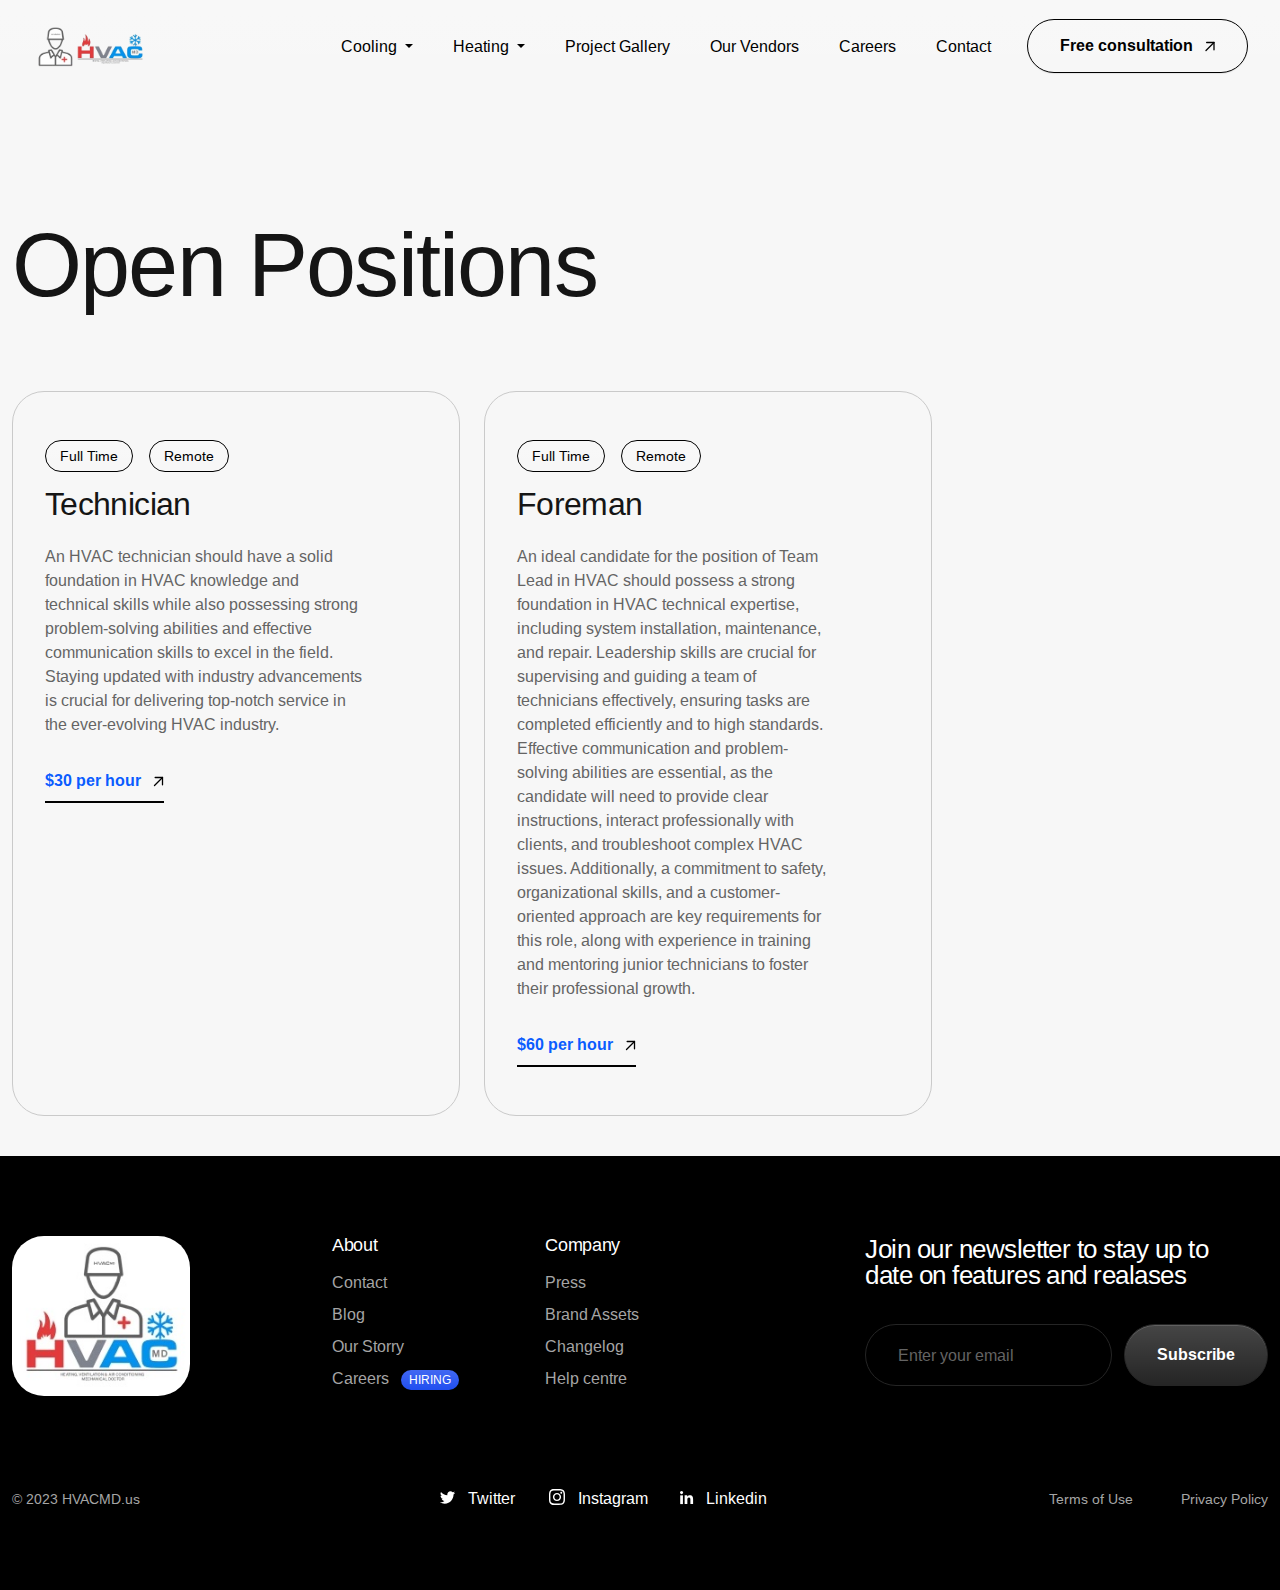
<file: careers.html>
<!DOCTYPE html>
<html lang="en">
<head>
    <title>Page title</title>
    <meta charset="utf-8">
    <meta name="viewport" content="width=device-width, initial-scale=1, shrink-to-fit=no">
    <link rel="stylesheet" href="https://fonts.googleapis.com/css2?family=Arimo:wght@400;500;600;700&display=swap">
    <link rel="stylesheet" href="css/bootstrap/bootstrap.min.css">
    <link rel="icon" type="image/png" sizes="32x32" href="shuffle-for-bootstrap.png">
</head>
<style>
  .dropdown-menu {
    border-radius: .7rem;
  }
</style>
<body>
    <div class="">



      <section class="position-relative pb-10 bg-light-light overflow-hidden">




        <nav class="navbar mb-12 navbar-expand-lg navbar-light py-4">
          <div class="container">

            <a class="navbar-brand" href="index.html">
              <img class="img-fluid" style="max-height: 3rem" src="assets/HVAC-logo.png" alt="">
            </a>

            <button class="d-lg-none navbar-burger btn px-0 rounded-pill" style="border: none;" type="button" data-bs-toggle="collapse" data-bs-target="#nav01" aria-controls="nav01" aria-expanded="false">
              <svg width="44" height="16" viewbox="0 0 44 16" fill="none" xmlns="http://www.w3.org/2000/svg"><rect width="44" height="2" rx="1" fill="black"></rect><rect y="14" width="44" height="2" rx="1" fill="black"></rect></svg>
            </button>

            <div class="collapse navbar-collapse" id="nav05">
              <ul class="navbar-nav ms-lg-auto me-4">
                <!--                <li class="nav-item me-4"><a class="nav-link" href="#">About</a></li>-->

                <li class="nav-item dropdown">
                  <a class="nav-link dropdown-toggle" href="#" role="button" data-bs-toggle="dropdown" aria-expanded="false">
                    Cooling
                  </a>
                  <ul class="dropdown-menu">
                    <li><a class="dropdown-item" href="cooling-maintenance.html">A/C Maintenance &amp; Repair</a></li>
                    <li><a class="dropdown-item" href="cooling-maintenance.html">A/C Replacement</a></li>
                    <li><a class="dropdown-item" href="cooling-maintenance.html">A/C Installation</a></li>
                    <!--                    <li><hr class="dropdown-divider"></li>-->
                    <!--                    <li><a class="dropdown-item" href="our-projects.html">Our Projects</a></li>-->
                  </ul>
                </li>

                <li class="nav-item dropdown">
                  <a class="nav-link dropdown-toggle" href="#" role="button" data-bs-toggle="dropdown" aria-expanded="false">
                    Heating
                  </a>
                  <ul class="dropdown-menu">
                    <li><a class="dropdown-item" href="#">Furnace Maintenance &amp; Repair</a></li>
                    <li><a class="dropdown-item" href="#">Furnace Replacement</a></li>
                    <li><a class="dropdown-item" href="#">Furnace Installation</a></li>
                    <!--                    <li><hr class="dropdown-divider"></li>-->
                    <!--                    <li><a class="dropdown-item" href="#">Our Projects</a></li>-->
                  </ul>
                </li>

                <!--                <li class="nav-item dropdown">-->
                <!--                  <a class="nav-link dropdown-toggle" href="#" role="button" data-bs-toggle="dropdown" aria-expanded="false">-->
                <!--                    Indoor Air Quality-->
                <!--                  </a>-->
                <!--                  <ul class="dropdown-menu">-->
                <!--                    <li><a class="dropdown-item" href="#">Air Filtration Systems</a></li>-->
                <!--                    <li><a class="dropdown-item" href="#">Germicidal UV Lights</a></li>-->
                <!--                    <li><a class="dropdown-item" href="#">Air Scrubbers</a></li>-->
                <!--                    <li><a class="dropdown-item" href="#">Air Duct Systems</a></li>-->
                <!--                    <li><a class="dropdown-item" href="#">Air Diagnostic Testing</a></li>-->
                <!--                    <li><a class="dropdown-item" href="#">Air Humidifiers</a></li>-->
                <!--                  </ul>-->
                <!--                </li>-->

                <li class="nav-item"><a class="nav-link" href="project-gallery.html">Project Gallery</a></li>

                <li class="nav-item"><a class="nav-link" href="our-vendors.html">Our Vendors</a></li>

                <li class="nav-item"><a class="nav-link" href="careers.html">Careers</a></li>

                <li class="nav-item"><a class="nav-link" href="contact.html">Contact</a></li>
              </ul>
              <div>
                <a class="btn btn-outline-dark fw-medium d-flex align-items-center rounded-pill" href="contact.html">
                  <span class="me-3">Free consultation</span>
                  <svg class="rotate-45" width="10" height="11" viewbox="0 0 10 11" fill="none" xmlns="http://www.w3.org/2000/svg">
                    <path d="M9 1.5L1 9.5" stroke="currentColor" stroke-width="1.3" stroke-miterlimit="10" stroke-linecap="round" stroke-linejoin="round"></path>
                    <path d="M9 8.83571V1.5H1.66429" stroke="currentColor" stroke-width="1.3" stroke-miterlimit="10" stroke-linecap="round" stroke-linejoin="round"></path>
                  </svg>
                </a>
              </div>
            </div>
          </div>
        </nav>






        <div class="d-none navbar-menu position-fixed top-0 start-0 bottom-0 w-75 mw-xs" style="z-index: 9999;">
          <div class="navbar-close navbar-backdrop position-fixed top-0 start-0 end-0 bottom-0 bg-dark" style="opacity: 75%;"></div>

          <nav class="position-relative h-100 w-100 d-flex flex-column justify-content-between py-8 px-8 bg-white overflow-auto">
            <div class="d-flex align-items-center">
              <a class="me-auto h4 mb-0 text-decoration-none" href="index.html">
                <img class="img-fluid" style="max-height: 3rem" src="assets/HVAC-logo.png" alt="">
              </a>
              <a class="navbar-close" href="#">
                <svg width="24" height="24" viewbox="0 0 24 24" fill="none" xmlns="http://www.w3.org/2000/svg">
                  <path d="M6 18L18 6M6 6L18 18" stroke="#111827" stroke-width="2" stroke-linecap="round" stroke-linejoin="round"></path>
                </svg>
              </a>
            </div>

            <div class="py-12">
              <ul class="nav flex-column ">

                <li class="nav-item mb-6 dropdown list-group-item">
                  <a class="nav-link text-dark" href="#">Cooling</a>
                  <ul class="ml-4 list-group list-group-flush">
                    <li class="nav-item list-group-item">
                      <a class="nav-link text-dark" href="cooling-maintenance.html">Maintenance &amp; Repair</a>
                    </li>
                    <li class="nav-item list-group-item">
                      <a class="nav-link text-dark" href="cooling-maintenance.html">A/C Replacement</a>
                    </li>
                    <li class="nav-item list-group-item">
                      <a class="nav-link text-dark" href="cooling-maintenance.html">A/C Installation</a>
                    </li>
                  </ul>
                </li>

                <li class="nav-item mb-6 dropdown list-group-item">
                  <a class="nav-link text-dark" href="#">Heating</a>
                  <ul class="ml-4 list-group list-group-flush">
                    <li class="nav-item list-group-item">
                      <a class="nav-link text-dark" href="cooling-maintenance.html">Maintenance &amp; Repair</a>
                    </li>
                    <li class="nav-item list-group-item">
                      <a class="nav-link text-dark" href="cooling-maintenance.html">Furnace Replacement</a>
                    </li>
                    <li class="nav-item list-group-item">
                      <a class="nav-link text-dark" href="cooling-maintenance.html">Furnace Installation</a>
                    </li>
                  </ul>
                </li>



                <li class="nav-item mb-6"><a class="nav-link text-dark" href="project-gallery.html">Project Gallery</a></li>
                <li class="nav-item  mb-6"><a class="nav-link text-dark" href="our-vendors.html">Our Vendors</a></li>

                <li class="nav-item  mb-6"><a class="nav-link text-dark" href="careers.html">Careers</a></li>
                <li class="nav-item"><a class="nav-link text-dark" href="contact.html">Contact</a></li>

              </ul>
            </div>

            <div>
              <a class="btn btn-outline-dark mb-3 w-100 rounded-pill" href="#">Login</a>
              <a class="btn btn-primary w-100 rounded-pill" href="#">Sign in</a>
            </div>

          </nav>
        </div>
      </section>







      <section class="py-10 bg-light-light overflow-hidden">
        <div class="container">
          <div class="row mb-20 align-items-center">
            <div class="col-12 col-lg-7 mb-8 mb-lg-0">
              <h1 class="mb-0">Open Positions</h1>
            </div>
<!--            <div class="col-12 col-lg-5 text-lg-end"><a class="btn btn-outline-dark" href="#">See all open positions</a></div>-->
          </div>
          <div class="d-flex">
            <div class="flex-sm-shrink-0 mw-sm-md w-100 me-sm-6 px-8 pe-sm-14 py-12 border rounded-5">
              <div class="mb-4">
                <span class="badge me-3 border border-dark">Full Time</span>
                <span class="badge border border-dark">Remote</span>
              </div>
              <div class="mw-xs">
                <h4 class="fs-4 mb-6">Technician</h4>
                <p class="text-secondary-light mb-8">
                  An HVAC technician should have a solid foundation in HVAC knowledge and technical skills while also possessing strong problem-solving abilities and effective communication skills to excel in the field. Staying updated with industry advancements is crucial for delivering top-notch service in the ever-evolving HVAC industry.

                </p>
                <a class="d-inline-block pb-2 fw-semibold border-0 border-2 border-dark border-bottom" href="#">
                  <span class="me-2">$30 per hour</span>
                  <svg class="rotate-45" width="11" height="11" viewBox="0 0 11 11" fill="none" xmlns="http://www.w3.org/2000/svg">
                    <path d="M9.5 1.5L1.5 9.5" stroke="black" stroke-width="1.3" stroke-miterlimit="10" stroke-linecap="round" stroke-linejoin="round"></path>
                    <path d="M9.5 8.83571V1.5H2.16429" stroke="black" stroke-width="1.3" stroke-miterlimit="10" stroke-linecap="round" stroke-linejoin="round"></path>
                  </svg>
                </a>
              </div>
            </div>

            <div class="d-none d-sm-block flex-shrink-0 mw-md w-100 me-6 ps-8 pe-14 py-12 border rounded-5">
              <div class="mb-4">
                <span class="badge me-3 border border-dark">Full Time</span>
                <span class="badge border border-dark">Remote</span>
              </div>
              <div class="mw-xs">
                <h4 class="fs-4 mb-6">Foreman</h4>
                <p class="text-secondary-light mb-8">
                  An ideal candidate for the position of Team Lead in HVAC should possess a strong foundation in HVAC technical expertise, including system installation, maintenance, and repair. Leadership skills are crucial for supervising and guiding a team of technicians effectively, ensuring tasks are completed efficiently and to high standards. Effective communication and problem-solving abilities are essential, as the candidate will need to provide clear instructions, interact professionally with clients, and troubleshoot complex HVAC issues. Additionally, a commitment to safety, organizational skills, and a customer-oriented approach are key requirements for this role, along with experience in training and mentoring junior technicians to foster their professional growth.
                </p>
                <a class="d-inline-block pb-2 fw-semibold border-0 border-2 border-dark border-bottom" href="#">
                  <span class="me-2">$60 per hour</span>
                  <svg class="rotate-45" width="11" height="11" viewBox="0 0 11 11" fill="none" xmlns="http://www.w3.org/2000/svg">
                    <path d="M9.5 1.5L1.5 9.5" stroke="black" stroke-width="1.3" stroke-miterlimit="10" stroke-linecap="round" stroke-linejoin="round"></path>
                    <path d="M9.5 8.83571V1.5H2.16429" stroke="black" stroke-width="1.3" stroke-miterlimit="10" stroke-linecap="round" stroke-linejoin="round"></path>
                  </svg>
                </a>
              </div>
            </div>
<!--            <div class="d-none d-md-block flex-shrink-0 mw-md w-100 me-6 ps-8 pe-14 py-12 border rounded-5">-->
<!--              <div class="mb-4">-->
<!--                <span class="badge me-3 border border-dark">Full Time</span>-->
<!--                <span class="badge border border-dark">Remote</span>-->
<!--              </div>-->
<!--              <div class="mw-xs">-->
<!--                <h4 class="fs-4 mb-6">Senior Product Manager</h4>-->
<!--                <p class="text-secondary-light mb-8">It is a long established fact that a reader will be distracted by the readable content of a page when looking at its layout.</p>-->
<!--                <a class="d-inline-block pb-2 fw-semibold border-0 border-2 border-dark border-bottom" href="#">-->
<!--                  <span class="me-2">See more details</span>-->
<!--                  <svg class="rotate-45" width="11" height="11" viewBox="0 0 11 11" fill="none" xmlns="http://www.w3.org/2000/svg">-->
<!--                    <path d="M9.5 1.5L1.5 9.5" stroke="black" stroke-width="1.3" stroke-miterlimit="10" stroke-linecap="round" stroke-linejoin="round"></path>-->
<!--                    <path d="M9.5 8.83571V1.5H2.16429" stroke="black" stroke-width="1.3" stroke-miterlimit="10" stroke-linecap="round" stroke-linejoin="round"></path>-->
<!--                  </svg>-->
<!--                </a>-->
<!--              </div>-->
<!--            </div>-->
<!--            <div class="d-none d-md-block flex-shrink-0 mw-md w-100 me-6 ps-8 pe-14 py-12 border rounded-5">-->
<!--              <div class="mb-4">-->
<!--                <span class="badge me-3 border border-dark">Full Time</span>-->
<!--                <span class="badge border border-dark">Remote</span>-->
<!--              </div>-->
<!--              <div class="mw-xs">-->
<!--                <h4 class="fs-4 mb-6">Product Manager, Instagram Camera</h4>-->
<!--                <p class="text-secondary-light mb-8">It is a long established fact that a reader will be distracted by the readable content of a page when looking at its layout.</p>-->
<!--                <a class="d-inline-block pb-2 fw-semibold border-0 border-2 border-dark border-bottom" href="#">-->
<!--                  <span class="me-2">See more details</span>-->
<!--                  <svg class="rotate-45" width="11" height="11" viewBox="0 0 11 11" fill="none" xmlns="http://www.w3.org/2000/svg">-->
<!--                    <path d="M9.5 1.5L1.5 9.5" stroke="black" stroke-width="1.3" stroke-miterlimit="10" stroke-linecap="round" stroke-linejoin="round"></path>-->
<!--                    <path d="M9.5 8.83571V1.5H2.16429" stroke="black" stroke-width="1.3" stroke-miterlimit="10" stroke-linecap="round" stroke-linejoin="round"></path>-->
<!--                  </svg>-->
<!--                </a>-->
<!--              </div>-->
<!--            </div>-->
          </div>
        </div>
      </section>








      <section class="py-12 py-md-20 bg-dark">
        <div class="container">
          <div class="mw-xl mx-auto mw-xl-none">
            <div class="row mb-20">
              <div class="col-12 col-xl-3 mb-12 mb-xl-0">
                <a class="d-inline-block" href="#">
                  <img class="img-fluid" style="max-height: 10rem; border-radius: 2rem" src="assets/HVAC-logo-vertical.jpg" alt="">
                </a>
              </div>
              <div class="col-auto col-sm-6 col-xl-2 mb-10 mb-xl-0 pe-10 pe-sm-0">
                <h5 class="fs-7 text-white mb-4">About</h5>
                <ul class="list-unstyled">
                  <li class="mb-2"><a class="d-inline-block text-light-dark" href="#">Contact</a></li>
                  <li class="mb-2"><a class="d-inline-block text-light-dark" href="#">Blog</a></li>
                  <li class="mb-2"><a class="d-inline-block text-light-dark" href="#">Our Storry</a></li>
                  <li>
                    <a class="d-inline-block text-light-dark" href="#">
                      <span class="me-2">Careers</span>
                      <span class="badge px-2 py-1 fs-10 bg-info text-white text-uppercase">Hiring</span>
                    </a>
                  </li>
                </ul>
              </div>
              <div class="col-auto col-sm-6 col-xl-3 mb-10 mb-xl-0">
                <h5 class="fs-7 text-white mb-4">Company</h5>
                <ul class="list-unstyled">
                  <li class="mb-2"><a class="d-inline-block text-light-dark" href="#">Press</a></li>
                  <li class="mb-2"><a class="d-inline-block text-light-dark" href="#">Brand Assets</a></li>
                  <li class="mb-2"><a class="d-inline-block text-light-dark" href="#">Changelog</a></li>
                  <li><a class="d-inline-block text-light-dark" href="#">Help centre</a></li>
                </ul>
              </div>
              <div class="col-12 col-xl-4">
                <h4 class="mw-sm text-white mb-9">Join our newsletter to stay up to date on features and realases</h4>
                <div class="d-sm-flex mw-xl">
                  <div class="w-100 mb-3 mb-sm-0 me-3">
                    <input class="form-control border-secondary" type="email" placeholder="Enter your email">
                  </div>
                  <div class="flex-shrink-0">
                    <button class="btn w-100 h-100 btn-secondary" type="submit">Subscribe</button>
                  </div>
                </div>
              </div>
            </div>
            <div class="row">
              <div class="col-12 col-xl-4 mb-6 mb-xl-0">
                <span class="fs-9 text-light-dark">© 2023 HVACMD.us</span>
              </div>
              <div class="col-12 col-xl-4 mb-6 mb-xl-0">
                <div class="d-sm-flex mb-n2 align-items-center">
                  <a class="d-inline-flex mb-2 me-8 align-items-center text-white fw-medium" href="#">
                    <svg width="17" height="13" viewbox="0 0 17 13" fill="none" xmlns="http://www.w3.org/2000/svg">
                      <path d="M16.0809 1.78777C15.5109 2.03477 14.9219 2.20577 14.2949 2.28177C14.9409 1.90177 15.4349 1.29377 15.6629 0.552768C15.0549 0.913768 14.3899 1.16077 13.6869 1.31277C13.1169 0.704768 12.2999 0.324768 11.4069 0.324768C9.67786 0.324768 8.29086 1.73077 8.29086 3.44077C8.29086 3.68777 8.30986 3.91577 8.36686 4.14377C5.78286 4.02977 3.50286 2.77577 1.96386 0.894768C0.861859 2.87077 2.09686 4.50477 2.91386 5.05577C2.41986 5.05577 1.92586 4.90377 1.50786 4.67577C1.50786 6.21477 2.59086 7.48777 3.99686 7.77277C3.69286 7.86777 3.00886 7.92477 2.59086 7.82977C2.98986 9.06477 4.14886 9.97677 5.49786 9.99577C4.43386 10.8318 2.87586 11.4968 0.880859 11.2878C2.26786 12.1808 3.90186 12.6938 5.66886 12.6938C11.4069 12.6938 14.5229 7.94377 14.5229 3.83977C14.5229 3.70677 14.5229 3.57377 14.5039 3.44077C15.1499 2.96577 15.6819 2.41477 16.0809 1.78777Z" fill="white"></path>
                    </svg>
                    <span class="ms-3">Twitter</span>
                  </a>
                  <a class="d-inline-flex mb-2 me-8 align-items-center text-white fw-medium" href="#">
                    <svg width="19" height="19" viewbox="0 0 19 19" fill="none" xmlns="http://www.w3.org/2000/svg">
                      <path d="M10.0018 4.8916C7.73315 4.8916 5.89648 6.73027 5.89648 8.99694C5.89648 11.2656 7.73515 13.1023 10.0018 13.1023C12.2705 13.1023 14.1072 11.2636 14.1072 8.99694C14.1072 6.72827 12.2685 4.8916 10.0018 4.8916ZM10.0018 11.6616C8.52915 11.6616 7.33715 10.4689 7.33715 8.99694C7.33715 7.52494 8.52982 6.33227 10.0018 6.33227C11.4738 6.33227 12.6665 7.52494 12.6665 8.99694C12.6672 10.4689 11.4745 11.6616 10.0018 11.6616Z" fill="white"></path>
                      <path d="M13.2988 1.05026C11.8268 0.981591 8.18082 0.984924 6.70749 1.05026C5.41282 1.11092 4.27082 1.42359 3.35015 2.34426C1.81148 3.88292 2.00815 5.95626 2.00815 8.99692C2.00815 12.1089 1.83482 14.1343 3.35015 15.6496C4.89482 17.1936 6.99815 16.9916 10.0028 16.9916C13.0855 16.9916 14.1495 16.9936 15.2395 16.5716C16.7215 15.9963 17.8402 14.6716 17.9495 12.2923C18.0188 10.8196 18.0148 7.17426 17.9495 5.70092C17.8175 2.89226 16.3102 1.18892 13.2988 1.05026ZM15.6288 14.6316C14.6202 15.6403 13.2208 15.5503 9.98349 15.5503C6.65015 15.5503 5.31348 15.5996 4.33815 14.6216C3.21482 13.5036 3.41815 11.7083 3.41815 8.98626C3.41815 5.30292 3.04015 2.65026 6.73682 2.46092C7.58615 2.43092 7.83615 2.42092 9.97415 2.42092L10.0042 2.44092C13.5568 2.44092 16.3442 2.06892 16.5115 5.76492C16.5495 6.60826 16.5582 6.86159 16.5582 8.99626C16.5575 12.2909 16.6202 13.6356 15.6288 14.6316Z" fill="white"></path>
                      <path d="M14.2718 5.68869C14.8017 5.68869 15.2312 5.25918 15.2312 4.72935C15.2312 4.19953 14.8017 3.77002 14.2718 3.77002C13.742 3.77002 13.3125 4.19953 13.3125 4.72935C13.3125 5.25918 13.742 5.68869 14.2718 5.68869Z" fill="white"></path>
                    </svg>
                    <span class="ms-3">Instagram</span>
                  </a>
                  <a class="d-inline-flex mb-2 align-items-center text-white fw-medium" href="#">
                    <svg width="14" height="14" viewbox="0 0 14 14" fill="none" xmlns="http://www.w3.org/2000/svg">
                      <path d="M13.1004 13.0993V8.30161C13.1004 5.94368 12.5928 4.14249 9.84186 4.14249C8.51552 4.14249 7.6313 4.86297 7.27106 5.55069H7.23831V4.35536H4.63477V13.0993H7.35294V8.7601C7.35294 7.61388 7.5658 6.51679 8.97401 6.51679C10.3658 6.51679 10.3822 7.81038 10.3822 8.8256V13.083H13.1004V13.0993Z" fill="white"></path>
                      <path d="M0.212891 4.35538H2.93106V13.0994H0.212891V4.35538Z" fill="white"></path>
                      <path d="M1.57195 -9.15527e-05C0.704104 -9.15527e-05 0 0.704012 0 1.57186C0 2.43971 0.704104 3.16019 1.57195 3.16019C2.4398 3.16019 3.14391 2.43971 3.14391 1.57186C3.14391 0.704012 2.4398 -9.15527e-05 1.57195 -9.15527e-05Z" fill="white"></path>
                    </svg>
                    <span class="ms-3">Linkedin</span>
                  </a>
                </div>
              </div>
              <div class="col-12 col-xl-4 text-xl-end"><a class="d-inline-block fs-9 me-12 fw-medium text-light-dark" href="#">Terms of Use</a><a class="d-inline-block fs-9 fw-medium text-light-dark" href="#">Privacy Policy</a></div>
            </div>
          </div>
        </div>
      </section>
    </div>
    <script src="js/bootstrap/bootstrap.bundle.min.js"></script>
    <script src="js/main.js"></script>
</body>
</html>
</file>
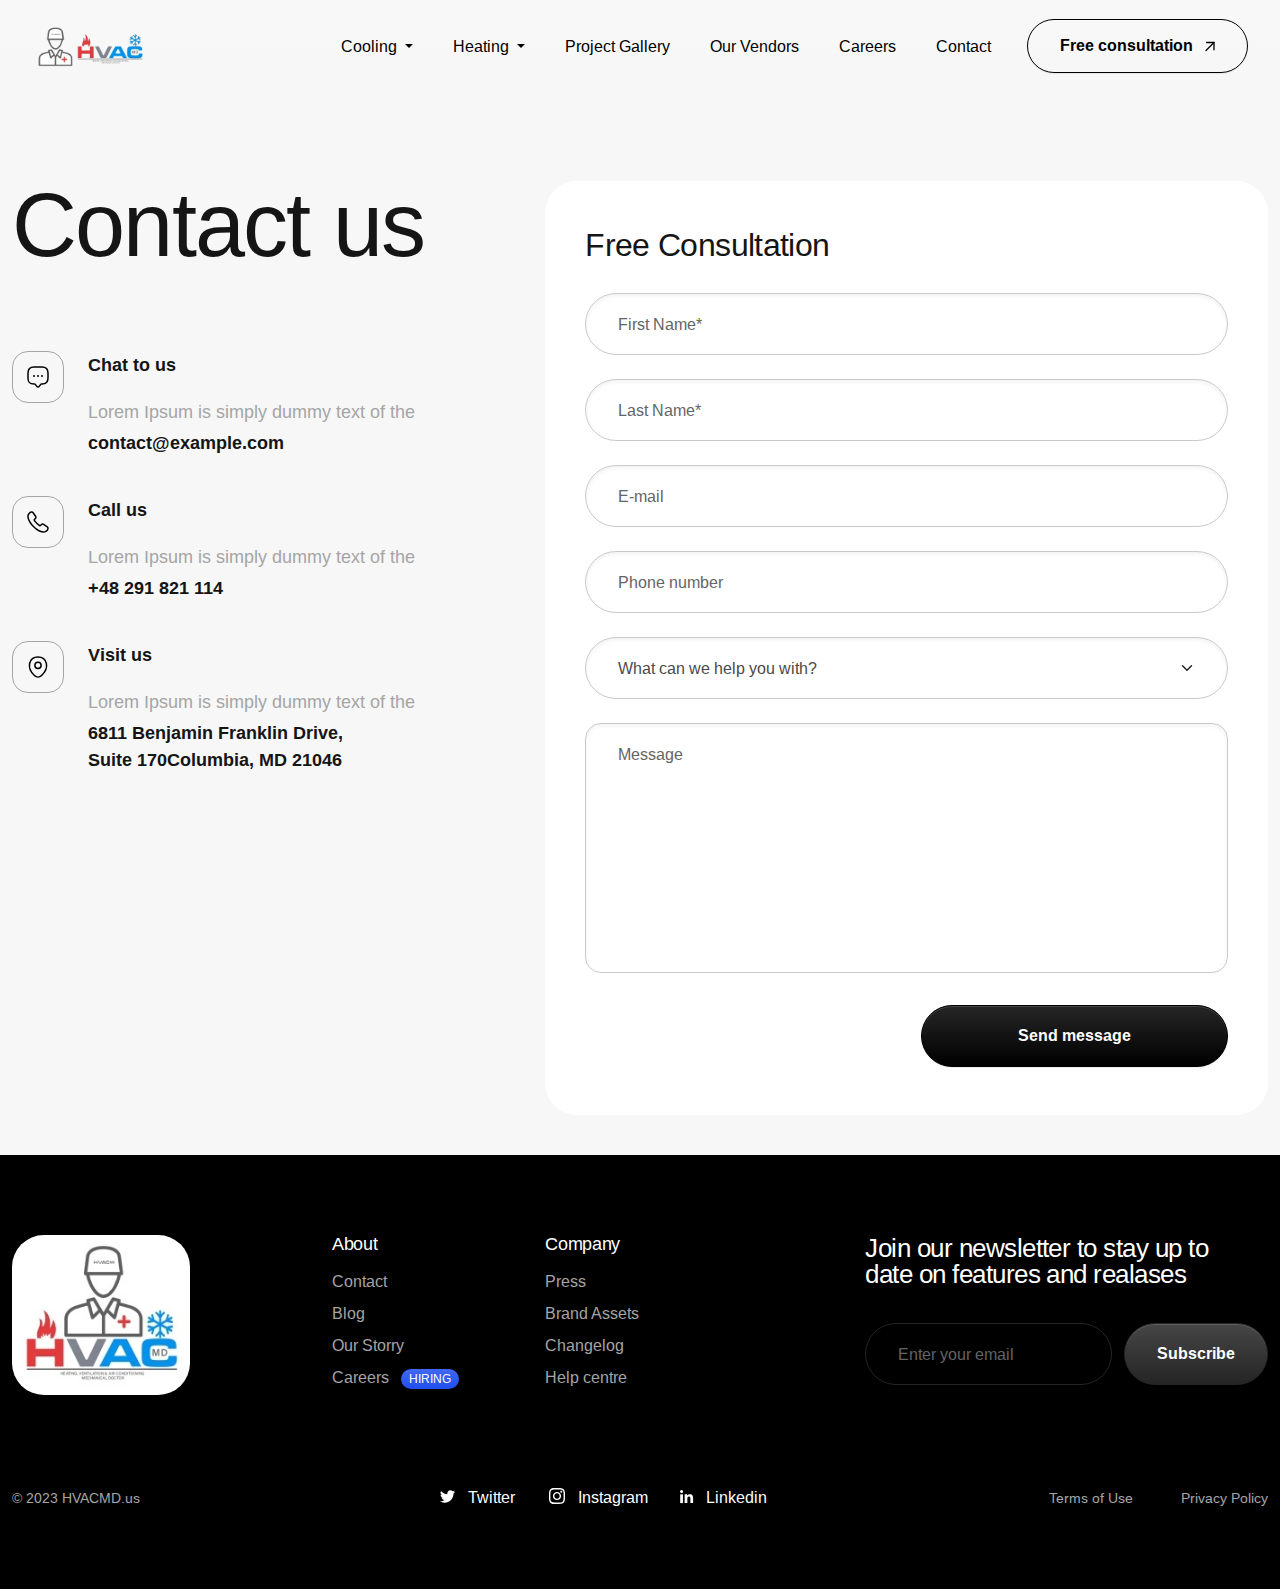
<file: contact.html>
<!DOCTYPE html>
<html lang="en">
<head>
    <title>Page title</title>
    <meta charset="utf-8">
    <meta name="viewport" content="width=device-width, initial-scale=1, shrink-to-fit=no">
    <link rel="stylesheet" href="https://fonts.googleapis.com/css2?family=Arimo:wght@400;500;600;700&display=swap">
    <link rel="stylesheet" href="css/bootstrap/bootstrap.min.css">
    <link rel="icon" type="image/png" sizes="32x32" href="shuffle-for-bootstrap.png">
</head>
<style>
  .dropdown-menu {
    border-radius: .7rem;
  }
</style>
<body>
    <div class="">



      <section class="position-relative pb-10 bg-light-light overflow-hidden">




        <nav class="navbar mb-12 navbar-expand-lg navbar-light py-4">
          <div class="container">

            <a class="navbar-brand" href="index.html">
              <img class="img-fluid" style="max-height: 3rem" src="assets/HVAC-logo.png" alt="">
            </a>

            <button class="d-lg-none navbar-burger btn px-0 rounded-pill" style="border: none;" type="button" data-bs-toggle="collapse" data-bs-target="#nav01" aria-controls="nav01" aria-expanded="false">
              <svg width="44" height="16" viewbox="0 0 44 16" fill="none" xmlns="http://www.w3.org/2000/svg"><rect width="44" height="2" rx="1" fill="black"></rect><rect y="14" width="44" height="2" rx="1" fill="black"></rect></svg>
            </button>

            <div class="collapse navbar-collapse" id="nav05">
              <ul class="navbar-nav ms-lg-auto me-4">
                <!--                <li class="nav-item me-4"><a class="nav-link" href="#">About</a></li>-->

                <li class="nav-item dropdown">
                  <a class="nav-link dropdown-toggle" href="#" role="button" data-bs-toggle="dropdown" aria-expanded="false">
                    Cooling
                  </a>
                  <ul class="dropdown-menu">
                    <li><a class="dropdown-item" href="cooling-maintenance.html">A/C Maintenance &amp; Repair</a></li>
                    <li><a class="dropdown-item" href="cooling-maintenance.html">A/C Replacement</a></li>
                    <li><a class="dropdown-item" href="cooling-maintenance.html">A/C Installation</a></li>
                    <!--                    <li><hr class="dropdown-divider"></li>-->
                    <!--                    <li><a class="dropdown-item" href="our-projects.html">Our Projects</a></li>-->
                  </ul>
                </li>

                <li class="nav-item dropdown">
                  <a class="nav-link dropdown-toggle" href="#" role="button" data-bs-toggle="dropdown" aria-expanded="false">
                    Heating
                  </a>
                  <ul class="dropdown-menu">
                    <li><a class="dropdown-item" href="#">Furnace Maintenance &amp; Repair</a></li>
                    <li><a class="dropdown-item" href="#">Furnace Replacement</a></li>
                    <li><a class="dropdown-item" href="#">Furnace Installation</a></li>
                    <!--                    <li><hr class="dropdown-divider"></li>-->
                    <!--                    <li><a class="dropdown-item" href="#">Our Projects</a></li>-->
                  </ul>
                </li>

                <!--                <li class="nav-item dropdown">-->
                <!--                  <a class="nav-link dropdown-toggle" href="#" role="button" data-bs-toggle="dropdown" aria-expanded="false">-->
                <!--                    Indoor Air Quality-->
                <!--                  </a>-->
                <!--                  <ul class="dropdown-menu">-->
                <!--                    <li><a class="dropdown-item" href="#">Air Filtration Systems</a></li>-->
                <!--                    <li><a class="dropdown-item" href="#">Germicidal UV Lights</a></li>-->
                <!--                    <li><a class="dropdown-item" href="#">Air Scrubbers</a></li>-->
                <!--                    <li><a class="dropdown-item" href="#">Air Duct Systems</a></li>-->
                <!--                    <li><a class="dropdown-item" href="#">Air Diagnostic Testing</a></li>-->
                <!--                    <li><a class="dropdown-item" href="#">Air Humidifiers</a></li>-->
                <!--                  </ul>-->
                <!--                </li>-->

                <li class="nav-item"><a class="nav-link" href="project-gallery.html">Project Gallery</a></li>

                <li class="nav-item"><a class="nav-link" href="our-vendors.html">Our Vendors</a></li>

                <li class="nav-item"><a class="nav-link" href="careers.html">Careers</a></li>

                <li class="nav-item"><a class="nav-link" href="contact.html">Contact</a></li>
              </ul>
              <div>
                <a class="btn btn-outline-dark fw-medium d-flex align-items-center rounded-pill" href="contact.html">
                  <span class="me-3">Free consultation</span>
                  <svg class="rotate-45" width="10" height="11" viewbox="0 0 10 11" fill="none" xmlns="http://www.w3.org/2000/svg">
                    <path d="M9 1.5L1 9.5" stroke="currentColor" stroke-width="1.3" stroke-miterlimit="10" stroke-linecap="round" stroke-linejoin="round"></path>
                    <path d="M9 8.83571V1.5H1.66429" stroke="currentColor" stroke-width="1.3" stroke-miterlimit="10" stroke-linecap="round" stroke-linejoin="round"></path>
                  </svg>
                </a>
              </div>
            </div>
          </div>
        </nav>






        <div class="d-none navbar-menu position-fixed top-0 start-0 bottom-0 w-75 mw-xs" style="z-index: 9999;">
          <div class="navbar-close navbar-backdrop position-fixed top-0 start-0 end-0 bottom-0 bg-dark" style="opacity: 75%;"></div>

          <nav class="position-relative h-100 w-100 d-flex flex-column justify-content-between py-8 px-8 bg-white overflow-auto">
            <div class="d-flex align-items-center">
              <a class="me-auto h4 mb-0 text-decoration-none" href="index.html">
                <img class="img-fluid" style="max-height: 3rem" src="assets/HVAC-logo.png" alt="">
              </a>
              <a class="navbar-close" href="#">
                <svg width="24" height="24" viewbox="0 0 24 24" fill="none" xmlns="http://www.w3.org/2000/svg">
                  <path d="M6 18L18 6M6 6L18 18" stroke="#111827" stroke-width="2" stroke-linecap="round" stroke-linejoin="round"></path>
                </svg>
              </a>
            </div>

            <div class="py-12">
              <ul class="nav flex-column ">

                <li class="nav-item mb-6 dropdown list-group-item">
                  <a class="nav-link text-dark" href="#">Cooling</a>
                  <ul class="ml-4 list-group list-group-flush">
                    <li class="nav-item list-group-item">
                      <a class="nav-link text-dark" href="cooling-maintenance.html">Maintenance &amp; Repair</a>
                    </li>
                    <li class="nav-item list-group-item">
                      <a class="nav-link text-dark" href="cooling-maintenance.html">A/C Replacement</a>
                    </li>
                    <li class="nav-item list-group-item">
                      <a class="nav-link text-dark" href="cooling-maintenance.html">A/C Installation</a>
                    </li>
                  </ul>
                </li>

                <li class="nav-item mb-6 dropdown list-group-item">
                  <a class="nav-link text-dark" href="#">Heating</a>
                  <ul class="ml-4 list-group list-group-flush">
                    <li class="nav-item list-group-item">
                      <a class="nav-link text-dark" href="cooling-maintenance.html">Maintenance &amp; Repair</a>
                    </li>
                    <li class="nav-item list-group-item">
                      <a class="nav-link text-dark" href="cooling-maintenance.html">Furnace Replacement</a>
                    </li>
                    <li class="nav-item list-group-item">
                      <a class="nav-link text-dark" href="cooling-maintenance.html">Furnace Installation</a>
                    </li>
                  </ul>
                </li>



                <li class="nav-item mb-6"><a class="nav-link text-dark" href="project-gallery.html">Project Gallery</a></li>
                <li class="nav-item  mb-6"><a class="nav-link text-dark" href="our-vendors.html">Our Vendors</a></li>

                <li class="nav-item  mb-6"><a class="nav-link text-dark" href="careers.html">Careers</a></li>
                <li class="nav-item"><a class="nav-link text-dark" href="contact.html">Contact</a></li>

              </ul>
            </div>

            <div>
              <a class="btn btn-outline-dark mb-3 w-100 rounded-pill" href="#">Login</a>
              <a class="btn btn-primary w-100 rounded-pill" href="#">Sign in</a>
            </div>

          </nav>
        </div>
      </section>







      <section class="pb-10 bg-light-light">
        <div class="container">
          <div class="row">
            <div class="col-12 col-lg-5 mb-16 mb-lg-0">
              <div class="mw-lg mx-auto mx-lg-0">
                <h1 class="mb-20">Contact us</h1>
                <div class="d-sm-flex mb-10">
                  <div class="d-flex align-items-center justify-content-center border border-light-dark rounded-4" style="width: 52px; height: 52px;">
                    <svg width="24" height="24" viewBox="0 0 24 24" fill="none" xmlns="http://www.w3.org/2000/svg">
                      <path d="M8.5 19H8C4 19 2 18 2 13V8C2 4 4 2 8 2H16C20 2 22 4 22 8V13C22 17 20 19 16 19H15.5C15.19 19 14.89 19.15 14.7 19.4L13.2 21.4C12.54 22.28 11.46 22.28 10.8 21.4L9.3 19.4C9.14 19.18 8.77 19 8.5 19Z" stroke="black" stroke-width="1.5" stroke-miterlimit="10" stroke-linecap="round" stroke-linejoin="round"></path>
                      <path d="M15.9945 11H16.0035" stroke="black" stroke-width="2" stroke-linecap="round" stroke-linejoin="round"></path>
                      <path d="M11.9945 11H12.0035" stroke="black" stroke-width="2" stroke-linecap="round" stroke-linejoin="round"></path>
                      <path d="M7.99451 11H8.00349" stroke="black" stroke-width="2" stroke-linecap="round" stroke-linejoin="round"></path>
                    </svg>
                  </div>
                  <div class="mt-6 mt-sm-0 ms-sm-6">
                    <span class="d-block fw-semibold fs-7 mb-5">Chat to us</span>
                    <p class="fs-7 text-light-dark mb-1">Lorem Ipsum is simply dummy text of the</p>
                    <span class="fs-7 fw-semibold">contact@example.com</span>
                  </div>
                </div>
                <div class="d-sm-flex mb-10">
                  <div class="d-flex align-items-center justify-content-center border border-light-dark rounded-4" style="width: 52px; height: 52px;">
                    <svg width="24" height="24" viewBox="0 0 24 24" fill="none" xmlns="http://www.w3.org/2000/svg">
                      <path d="M21.97 18.33C21.97 18.69 21.89 19.06 21.72 19.42C21.55 19.78 21.33 20.12 21.04 20.44C20.55 20.98 20.01 21.37 19.4 21.62C18.8 21.87 18.15 22 17.45 22C16.43 22 15.34 21.76 14.19 21.27C13.04 20.78 11.89 20.12 10.75 19.29C9.6 18.45 8.51 17.52 7.47 16.49C6.44 15.45 5.51 14.36 4.68 13.22C3.86 12.08 3.2 10.94 2.72 9.81C2.24 8.67 2 7.58 2 6.54C2 5.86 2.12 5.21 2.36 4.61C2.6 4 2.98 3.44 3.51 2.94C4.15 2.31 4.85 2 5.59 2C5.87 2 6.15 2.06 6.4 2.18C6.66 2.3 6.89 2.48 7.07 2.74L9.39 6.01C9.57 6.26 9.7 6.49 9.79 6.71C9.88 6.92 9.93 7.13 9.93 7.32C9.93 7.56 9.86 7.8 9.72 8.03C9.59 8.26 9.4 8.5 9.16 8.74L8.4 9.53C8.29 9.64 8.24 9.77 8.24 9.93C8.24 10.01 8.25 10.08 8.27 10.16C8.3 10.24 8.33 10.3 8.35 10.36C8.53 10.69 8.84 11.12 9.28 11.64C9.73 12.16 10.21 12.69 10.73 13.22C11.27 13.75 11.79 14.24 12.32 14.69C12.84 15.13 13.27 15.43 13.61 15.61C13.66 15.63 13.72 15.66 13.79 15.69C13.87 15.72 13.95 15.73 14.04 15.73C14.21 15.73 14.34 15.67 14.45 15.56L15.21 14.81C15.46 14.56 15.7 14.37 15.93 14.25C16.16 14.11 16.39 14.04 16.64 14.04C16.83 14.04 17.03 14.08 17.25 14.17C17.47 14.26 17.7 14.39 17.95 14.56L21.26 16.91C21.52 17.09 21.7 17.3 21.81 17.55C21.91 17.8 21.97 18.05 21.97 18.33Z" stroke="black" stroke-width="1.5" stroke-miterlimit="10"></path>
                    </svg>
                  </div>
                  <div class="mt-6 mt-sm-0 ms-sm-6">
                    <span class="d-block fw-semibold fs-7 mb-5">Call us</span>
                    <p class="fs-7 text-light-dark mb-1">Lorem Ipsum is simply dummy text of the</p>
                    <span class="fs-7 fw-semibold">+48 291 821 114</span>
                  </div>
                </div>
                <div class="d-sm-flex">
                  <div class="d-flex align-items-center justify-content-center border border-light-dark rounded-4" style="width: 52px; height: 52px;">
                    <svg width="24" height="24" viewBox="0 0 24 24" fill="none" xmlns="http://www.w3.org/2000/svg">
                      <path d="M11.9989 13.4299C13.722 13.4299 15.1189 12.0331 15.1189 10.3099C15.1189 8.58681 13.722 7.18994 11.9989 7.18994C10.2758 7.18994 8.87891 8.58681 8.87891 10.3099C8.87891 12.0331 10.2758 13.4299 11.9989 13.4299Z" stroke="black" stroke-width="1.5"></path>
                      <path d="M3.62166 8.49C5.59166 -0.169998 18.4217 -0.159997 20.3817 8.5C21.5317 13.58 18.3717 17.88 15.6017 20.54C13.5917 22.48 10.4117 22.48 8.39166 20.54C5.63166 17.88 2.47166 13.57 3.62166 8.49Z" stroke="black" stroke-width="1.5"></path>
                    </svg>
                  </div>
                  <div class="mt-6 mt-sm-0 ms-sm-6">
                    <span class="d-block fw-semibold fs-7 mb-5">Visit us</span>
                    <p class="fs-7 text-light-dark mb-1">Lorem Ipsum is simply dummy text of the</p>
                    <span class="d-block fs-7 fw-semibold">6811 Benjamin Franklin Drive,</span>
                    <span class="fs-7 fw-semibold">Suite 170Columbia, MD 21046</span>
                  </div>
                </div>
              </div>
            </div>
            <div class="col-12 col-lg-7">
              <div class="mw-2xl mw-lg-none mx-auto py-12 px-8 px-md-10 bg-white rounded-5">
                <h3 class="fs-4 mb-8">Free Consultation</h3>
                <form action="">
                  <input class="form-control mb-6 bg-white" type="text" placeholder="First Name*">
                  <input class="form-control mb-6 bg-white" type="text" placeholder="Last Name*">
                  <input class="form-control mb-6 bg-white" type="email" placeholder="E-mail">
                  <input class="form-control mb-6 bg-white" type="text" placeholder="Phone number">
                  <select class="form-select mb-6">
                    <option selected="">What can we help you with?</option>
                    <option>Marketing</option>
                    <option>Selling</option>
                  </select>
                  <textarea class="form-control mb-8 rounded-4" placeholder="Message" style="resize: none; height: 250px;" rows="3"></textarea>
                  <div class="text-end">
                    <button class="btn px-sm-24 btn-lg btn-dark" type="submit">Send message</button>
                  </div>
                </form>
              </div>
            </div>
          </div>
        </div>
      </section>







      <section class="py-12 py-md-20 bg-dark">
        <div class="container">
          <div class="mw-xl mx-auto mw-xl-none">
            <div class="row mb-20">
              <div class="col-12 col-xl-3 mb-12 mb-xl-0">
                <a class="d-inline-block" href="#">
                  <img class="img-fluid" style="max-height: 10rem; border-radius: 2rem" src="assets/HVAC-logo-vertical.jpg" alt="">
                </a>
              </div>
              <div class="col-auto col-sm-6 col-xl-2 mb-10 mb-xl-0 pe-10 pe-sm-0">
                <h5 class="fs-7 text-white mb-4">About</h5>
                <ul class="list-unstyled">
                  <li class="mb-2"><a class="d-inline-block text-light-dark" href="#">Contact</a></li>
                  <li class="mb-2"><a class="d-inline-block text-light-dark" href="#">Blog</a></li>
                  <li class="mb-2"><a class="d-inline-block text-light-dark" href="#">Our Storry</a></li>
                  <li>
                    <a class="d-inline-block text-light-dark" href="#">
                      <span class="me-2">Careers</span>
                      <span class="badge px-2 py-1 fs-10 bg-info text-white text-uppercase">Hiring</span>
                    </a>
                  </li>
                </ul>
              </div>
              <div class="col-auto col-sm-6 col-xl-3 mb-10 mb-xl-0">
                <h5 class="fs-7 text-white mb-4">Company</h5>
                <ul class="list-unstyled">
                  <li class="mb-2"><a class="d-inline-block text-light-dark" href="#">Press</a></li>
                  <li class="mb-2"><a class="d-inline-block text-light-dark" href="#">Brand Assets</a></li>
                  <li class="mb-2"><a class="d-inline-block text-light-dark" href="#">Changelog</a></li>
                  <li><a class="d-inline-block text-light-dark" href="#">Help centre</a></li>
                </ul>
              </div>
              <div class="col-12 col-xl-4">
                <h4 class="mw-sm text-white mb-9">Join our newsletter to stay up to date on features and realases</h4>
                <div class="d-sm-flex mw-xl">
                  <div class="w-100 mb-3 mb-sm-0 me-3">
                    <input class="form-control border-secondary" type="email" placeholder="Enter your email">
                  </div>
                  <div class="flex-shrink-0">
                    <button class="btn w-100 h-100 btn-secondary" type="submit">Subscribe</button>
                  </div>
                </div>
              </div>
            </div>
            <div class="row">
              <div class="col-12 col-xl-4 mb-6 mb-xl-0">
                <span class="fs-9 text-light-dark">© 2023 HVACMD.us</span>
              </div>
              <div class="col-12 col-xl-4 mb-6 mb-xl-0">
                <div class="d-sm-flex mb-n2 align-items-center">
                  <a class="d-inline-flex mb-2 me-8 align-items-center text-white fw-medium" href="#">
                    <svg width="17" height="13" viewbox="0 0 17 13" fill="none" xmlns="http://www.w3.org/2000/svg">
                      <path d="M16.0809 1.78777C15.5109 2.03477 14.9219 2.20577 14.2949 2.28177C14.9409 1.90177 15.4349 1.29377 15.6629 0.552768C15.0549 0.913768 14.3899 1.16077 13.6869 1.31277C13.1169 0.704768 12.2999 0.324768 11.4069 0.324768C9.67786 0.324768 8.29086 1.73077 8.29086 3.44077C8.29086 3.68777 8.30986 3.91577 8.36686 4.14377C5.78286 4.02977 3.50286 2.77577 1.96386 0.894768C0.861859 2.87077 2.09686 4.50477 2.91386 5.05577C2.41986 5.05577 1.92586 4.90377 1.50786 4.67577C1.50786 6.21477 2.59086 7.48777 3.99686 7.77277C3.69286 7.86777 3.00886 7.92477 2.59086 7.82977C2.98986 9.06477 4.14886 9.97677 5.49786 9.99577C4.43386 10.8318 2.87586 11.4968 0.880859 11.2878C2.26786 12.1808 3.90186 12.6938 5.66886 12.6938C11.4069 12.6938 14.5229 7.94377 14.5229 3.83977C14.5229 3.70677 14.5229 3.57377 14.5039 3.44077C15.1499 2.96577 15.6819 2.41477 16.0809 1.78777Z" fill="white"></path>
                    </svg>
                    <span class="ms-3">Twitter</span>
                  </a>
                  <a class="d-inline-flex mb-2 me-8 align-items-center text-white fw-medium" href="#">
                    <svg width="19" height="19" viewbox="0 0 19 19" fill="none" xmlns="http://www.w3.org/2000/svg">
                      <path d="M10.0018 4.8916C7.73315 4.8916 5.89648 6.73027 5.89648 8.99694C5.89648 11.2656 7.73515 13.1023 10.0018 13.1023C12.2705 13.1023 14.1072 11.2636 14.1072 8.99694C14.1072 6.72827 12.2685 4.8916 10.0018 4.8916ZM10.0018 11.6616C8.52915 11.6616 7.33715 10.4689 7.33715 8.99694C7.33715 7.52494 8.52982 6.33227 10.0018 6.33227C11.4738 6.33227 12.6665 7.52494 12.6665 8.99694C12.6672 10.4689 11.4745 11.6616 10.0018 11.6616Z" fill="white"></path>
                      <path d="M13.2988 1.05026C11.8268 0.981591 8.18082 0.984924 6.70749 1.05026C5.41282 1.11092 4.27082 1.42359 3.35015 2.34426C1.81148 3.88292 2.00815 5.95626 2.00815 8.99692C2.00815 12.1089 1.83482 14.1343 3.35015 15.6496C4.89482 17.1936 6.99815 16.9916 10.0028 16.9916C13.0855 16.9916 14.1495 16.9936 15.2395 16.5716C16.7215 15.9963 17.8402 14.6716 17.9495 12.2923C18.0188 10.8196 18.0148 7.17426 17.9495 5.70092C17.8175 2.89226 16.3102 1.18892 13.2988 1.05026ZM15.6288 14.6316C14.6202 15.6403 13.2208 15.5503 9.98349 15.5503C6.65015 15.5503 5.31348 15.5996 4.33815 14.6216C3.21482 13.5036 3.41815 11.7083 3.41815 8.98626C3.41815 5.30292 3.04015 2.65026 6.73682 2.46092C7.58615 2.43092 7.83615 2.42092 9.97415 2.42092L10.0042 2.44092C13.5568 2.44092 16.3442 2.06892 16.5115 5.76492C16.5495 6.60826 16.5582 6.86159 16.5582 8.99626C16.5575 12.2909 16.6202 13.6356 15.6288 14.6316Z" fill="white"></path>
                      <path d="M14.2718 5.68869C14.8017 5.68869 15.2312 5.25918 15.2312 4.72935C15.2312 4.19953 14.8017 3.77002 14.2718 3.77002C13.742 3.77002 13.3125 4.19953 13.3125 4.72935C13.3125 5.25918 13.742 5.68869 14.2718 5.68869Z" fill="white"></path>
                    </svg>
                    <span class="ms-3">Instagram</span>
                  </a>
                  <a class="d-inline-flex mb-2 align-items-center text-white fw-medium" href="#">
                    <svg width="14" height="14" viewbox="0 0 14 14" fill="none" xmlns="http://www.w3.org/2000/svg">
                      <path d="M13.1004 13.0993V8.30161C13.1004 5.94368 12.5928 4.14249 9.84186 4.14249C8.51552 4.14249 7.6313 4.86297 7.27106 5.55069H7.23831V4.35536H4.63477V13.0993H7.35294V8.7601C7.35294 7.61388 7.5658 6.51679 8.97401 6.51679C10.3658 6.51679 10.3822 7.81038 10.3822 8.8256V13.083H13.1004V13.0993Z" fill="white"></path>
                      <path d="M0.212891 4.35538H2.93106V13.0994H0.212891V4.35538Z" fill="white"></path>
                      <path d="M1.57195 -9.15527e-05C0.704104 -9.15527e-05 0 0.704012 0 1.57186C0 2.43971 0.704104 3.16019 1.57195 3.16019C2.4398 3.16019 3.14391 2.43971 3.14391 1.57186C3.14391 0.704012 2.4398 -9.15527e-05 1.57195 -9.15527e-05Z" fill="white"></path>
                    </svg>
                    <span class="ms-3">Linkedin</span>
                  </a>
                </div>
              </div>
              <div class="col-12 col-xl-4 text-xl-end"><a class="d-inline-block fs-9 me-12 fw-medium text-light-dark" href="#">Terms of Use</a><a class="d-inline-block fs-9 fw-medium text-light-dark" href="#">Privacy Policy</a></div>
            </div>
          </div>
        </div>
      </section>
    </div>
    <script src="js/bootstrap/bootstrap.bundle.min.js"></script>
    <script src="js/main.js"></script>
</body>
</html>
</file>
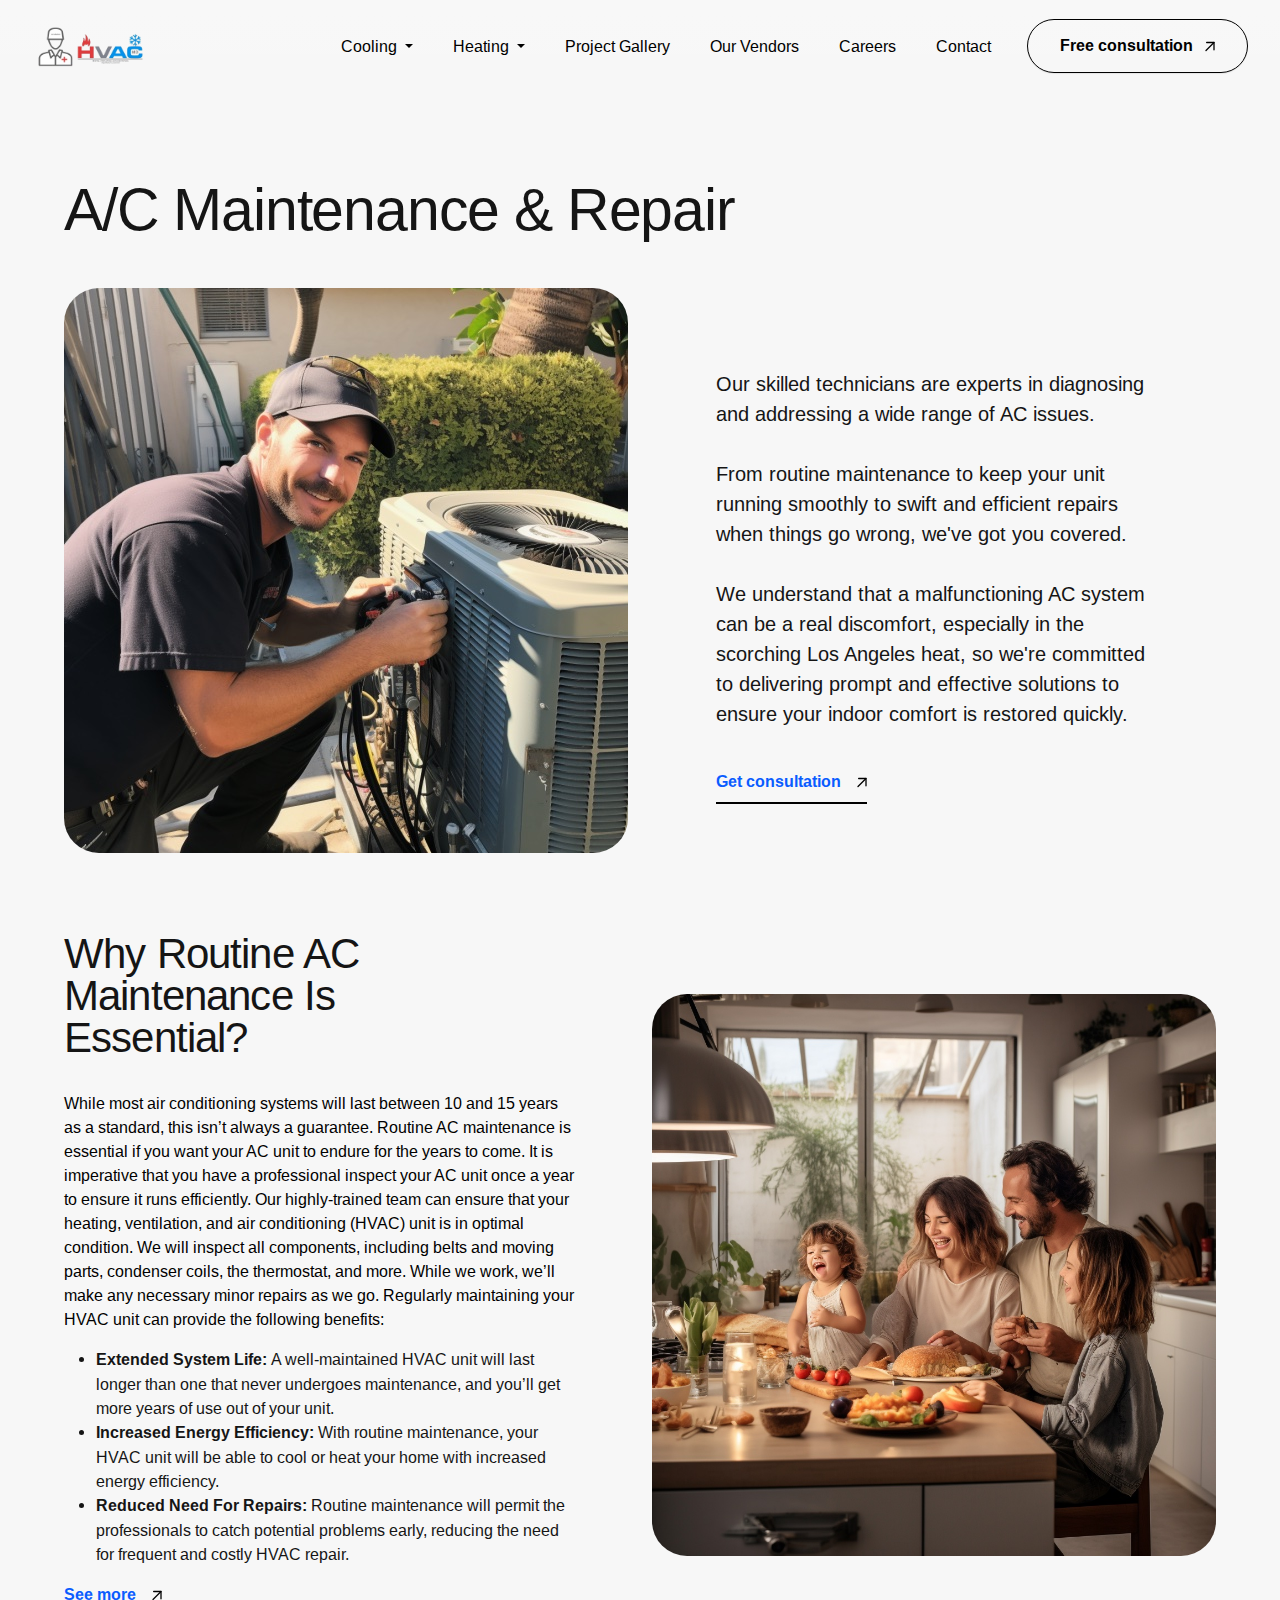
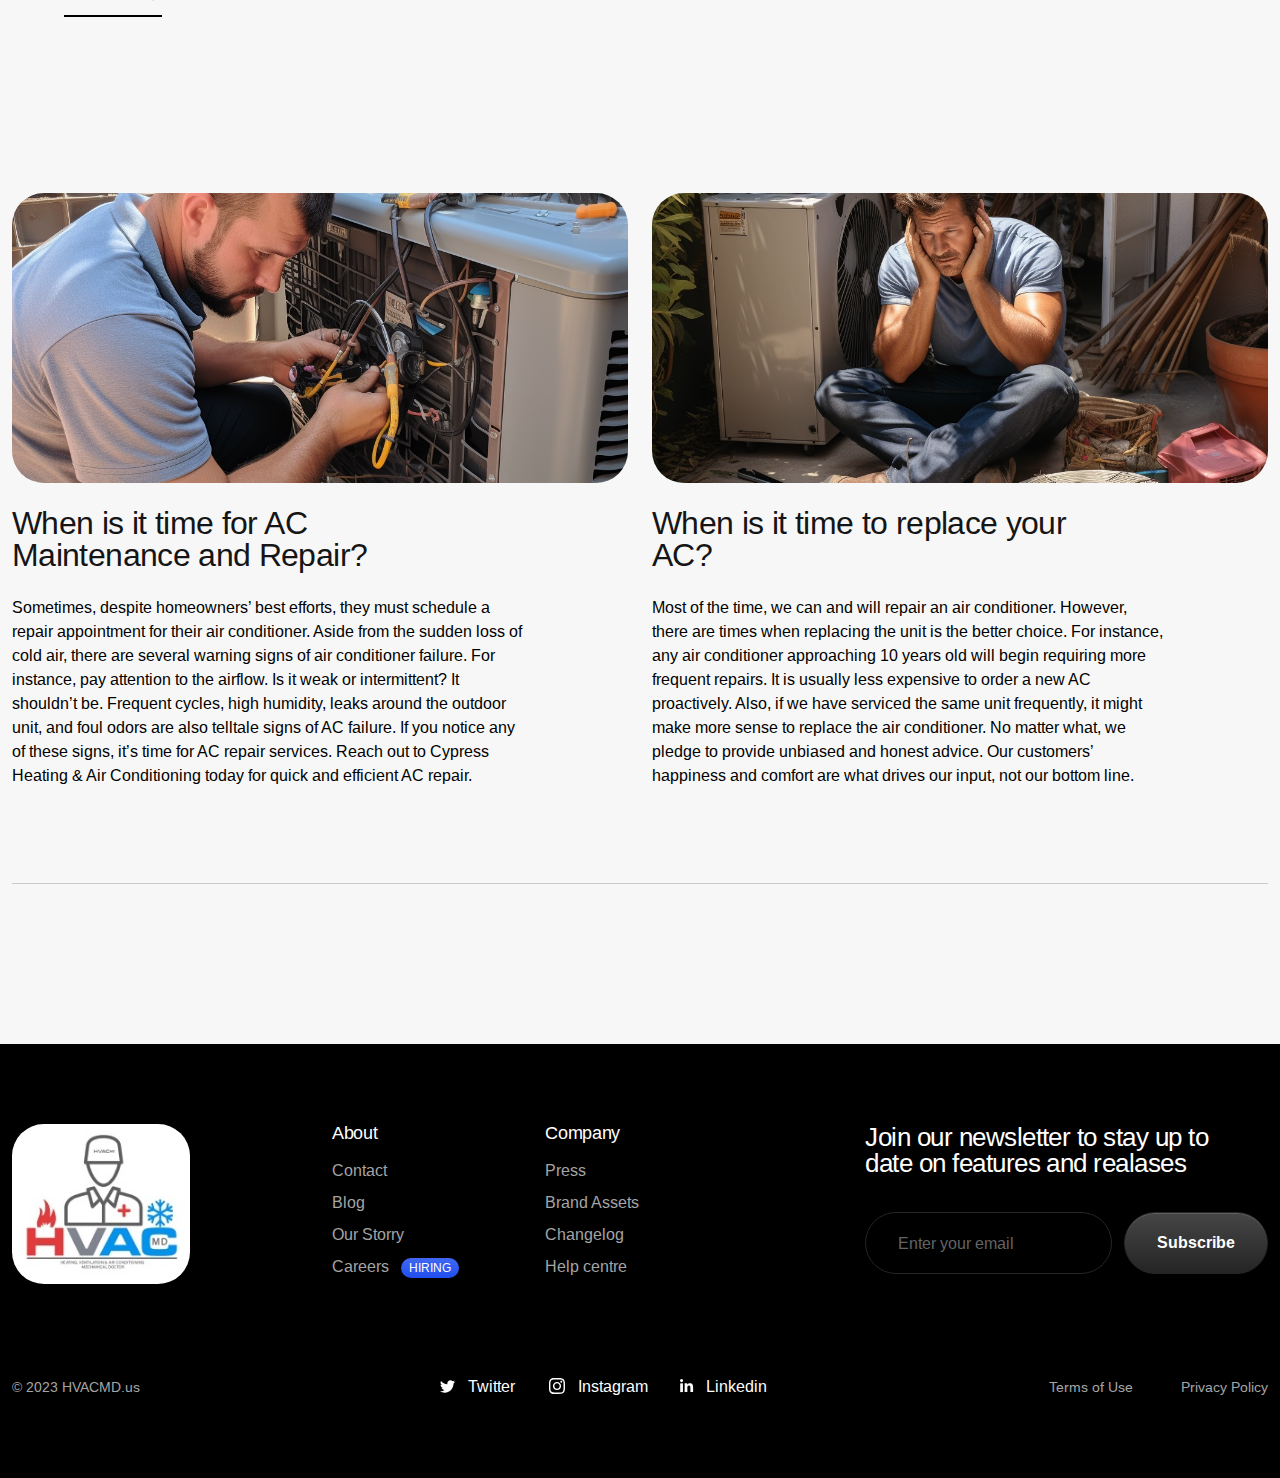
<file: cooling-maintenance.html>
<!DOCTYPE html>
<html lang="en">
<head>
    <title>Page title</title>
    <meta charset="utf-8">
    <meta name="viewport" content="width=device-width, initial-scale=1, shrink-to-fit=no">
    <link rel="stylesheet" href="https://fonts.googleapis.com/css2?family=Arimo:wght@400;500;600;700&display=swap">
    <link rel="stylesheet" href="css/bootstrap/bootstrap.min.css">
    <link rel="icon" type="image/png" sizes="32x32" href="shuffle-for-bootstrap.png">
</head>
<style>
  .dropdown-menu {
    border-radius: .7rem;
  }
</style>
<body>
    <div class="">



        <section class="position-relative pb-10 bg-light-light overflow-hidden">




            <nav class="navbar mb-12 navbar-expand-lg navbar-light py-4">
                <div class="container">

                    <a class="navbar-brand" href="index.html">
                        <img class="img-fluid" style="max-height: 3rem" src="assets/HVAC-logo.png" alt="">
                    </a>

                    <button class="d-lg-none navbar-burger btn px-0 rounded-pill" style="border: none;" type="button" data-bs-toggle="collapse" data-bs-target="#nav01" aria-controls="nav01" aria-expanded="false">
                        <svg width="44" height="16" viewbox="0 0 44 16" fill="none" xmlns="http://www.w3.org/2000/svg"><rect width="44" height="2" rx="1" fill="black"></rect><rect y="14" width="44" height="2" rx="1" fill="black"></rect></svg>
                    </button>

                    <div class="collapse navbar-collapse" id="nav05">
                        <ul class="navbar-nav ms-lg-auto me-4">
                            <!--                <li class="nav-item me-4"><a class="nav-link" href="#">About</a></li>-->

                            <li class="nav-item dropdown">
                                <a class="nav-link dropdown-toggle" href="#" role="button" data-bs-toggle="dropdown" aria-expanded="false">
                                    Cooling
                                </a>
                                <ul class="dropdown-menu">
                                    <li><a class="dropdown-item" href="cooling-maintenance.html">A/C Maintenance &amp; Repair</a></li>
                                    <li><a class="dropdown-item" href="cooling-maintenance.html">A/C Replacement</a></li>
                                    <li><a class="dropdown-item" href="cooling-maintenance.html">A/C Installation</a></li>
                                    <!--                    <li><hr class="dropdown-divider"></li>-->
                                    <!--                    <li><a class="dropdown-item" href="our-projects.html">Our Projects</a></li>-->
                                </ul>
                            </li>

                            <li class="nav-item dropdown">
                                <a class="nav-link dropdown-toggle" href="#" role="button" data-bs-toggle="dropdown" aria-expanded="false">
                                    Heating
                                </a>
                                <ul class="dropdown-menu">
                                    <li><a class="dropdown-item" href="#">Furnace Maintenance &amp; Repair</a></li>
                                    <li><a class="dropdown-item" href="#">Furnace Replacement</a></li>
                                    <li><a class="dropdown-item" href="#">Furnace Installation</a></li>
                                    <!--                    <li><hr class="dropdown-divider"></li>-->
                                    <!--                    <li><a class="dropdown-item" href="#">Our Projects</a></li>-->
                                </ul>
                            </li>

                            <!--                <li class="nav-item dropdown">-->
                            <!--                  <a class="nav-link dropdown-toggle" href="#" role="button" data-bs-toggle="dropdown" aria-expanded="false">-->
                            <!--                    Indoor Air Quality-->
                            <!--                  </a>-->
                            <!--                  <ul class="dropdown-menu">-->
                            <!--                    <li><a class="dropdown-item" href="#">Air Filtration Systems</a></li>-->
                            <!--                    <li><a class="dropdown-item" href="#">Germicidal UV Lights</a></li>-->
                            <!--                    <li><a class="dropdown-item" href="#">Air Scrubbers</a></li>-->
                            <!--                    <li><a class="dropdown-item" href="#">Air Duct Systems</a></li>-->
                            <!--                    <li><a class="dropdown-item" href="#">Air Diagnostic Testing</a></li>-->
                            <!--                    <li><a class="dropdown-item" href="#">Air Humidifiers</a></li>-->
                            <!--                  </ul>-->
                            <!--                </li>-->

                            <li class="nav-item"><a class="nav-link" href="project-gallery.html">Project Gallery</a></li>

                            <li class="nav-item"><a class="nav-link" href="our-vendors.html">Our Vendors</a></li>

                            <li class="nav-item"><a class="nav-link" href="careers.html">Careers</a></li>

                            <li class="nav-item"><a class="nav-link" href="contact.html">Contact</a></li>
                        </ul>
                        <div>
                            <a class="btn btn-outline-dark fw-medium d-flex align-items-center rounded-pill" href="contact.html">
                                <span class="me-3">Free consultation</span>
                                <svg class="rotate-45" width="10" height="11" viewbox="0 0 10 11" fill="none" xmlns="http://www.w3.org/2000/svg">
                                    <path d="M9 1.5L1 9.5" stroke="currentColor" stroke-width="1.3" stroke-miterlimit="10" stroke-linecap="round" stroke-linejoin="round"></path>
                                    <path d="M9 8.83571V1.5H1.66429" stroke="currentColor" stroke-width="1.3" stroke-miterlimit="10" stroke-linecap="round" stroke-linejoin="round"></path>
                                </svg>
                            </a>
                        </div>
                    </div>
                </div>
            </nav>






            <div class="d-none navbar-menu position-fixed top-0 start-0 bottom-0 w-75 mw-xs" style="z-index: 9999;">
                <div class="navbar-close navbar-backdrop position-fixed top-0 start-0 end-0 bottom-0 bg-dark" style="opacity: 75%;"></div>

                <nav class="position-relative h-100 w-100 d-flex flex-column justify-content-between py-8 px-8 bg-white overflow-auto">
                    <div class="d-flex align-items-center">
                        <a class="me-auto h4 mb-0 text-decoration-none" href="index.html">
                            <img class="img-fluid" style="max-height: 3rem" src="assets/HVAC-logo.png" alt="">
                        </a>
                        <a class="navbar-close" href="#">
                            <svg width="24" height="24" viewbox="0 0 24 24" fill="none" xmlns="http://www.w3.org/2000/svg">
                                <path d="M6 18L18 6M6 6L18 18" stroke="#111827" stroke-width="2" stroke-linecap="round" stroke-linejoin="round"></path>
                            </svg>
                        </a>
                    </div>

                    <div class="py-12">
                        <ul class="nav flex-column ">

                            <li class="nav-item mb-6 dropdown list-group-item">
                                <a class="nav-link text-dark" href="#">Cooling</a>
                                <ul class="ml-4 list-group list-group-flush">
                                    <li class="nav-item list-group-item">
                                        <a class="nav-link text-dark" href="cooling-maintenance.html">Maintenance &amp; Repair</a>
                                    </li>
                                    <li class="nav-item list-group-item">
                                        <a class="nav-link text-dark" href="cooling-maintenance.html">A/C Replacement</a>
                                    </li>
                                    <li class="nav-item list-group-item">
                                        <a class="nav-link text-dark" href="cooling-maintenance.html">A/C Installation</a>
                                    </li>
                                </ul>
                            </li>

                            <li class="nav-item mb-6 dropdown list-group-item">
                                <a class="nav-link text-dark" href="#">Heating</a>
                                <ul class="ml-4 list-group list-group-flush">
                                    <li class="nav-item list-group-item">
                                        <a class="nav-link text-dark" href="cooling-maintenance.html">Maintenance &amp; Repair</a>
                                    </li>
                                    <li class="nav-item list-group-item">
                                        <a class="nav-link text-dark" href="cooling-maintenance.html">Furnace Replacement</a>
                                    </li>
                                    <li class="nav-item list-group-item">
                                        <a class="nav-link text-dark" href="cooling-maintenance.html">Furnace Installation</a>
                                    </li>
                                </ul>
                            </li>



                            <li class="nav-item mb-6"><a class="nav-link text-dark" href="project-gallery.html">Project Gallery</a></li>
                            <li class="nav-item  mb-6"><a class="nav-link text-dark" href="our-vendors.html">Our Vendors</a></li>

                            <li class="nav-item  mb-6"><a class="nav-link text-dark" href="careers.html">Careers</a></li>
                            <li class="nav-item"><a class="nav-link text-dark" href="contact.html">Contact</a></li>

                        </ul>
                    </div>

                    <div>
                        <a class="btn btn-outline-dark mb-3 w-100 rounded-pill" href="#">Login</a>
                        <a class="btn btn-primary w-100 rounded-pill" href="#">Sign in</a>
                    </div>

                </nav>
            </div>
        </section>




        <section class="    bg-light-light"><div class="container">

            <div class="mw-lg mw-lg-6xl mx-auto">

                <h2 class=" fs-1 mb-12 ">A/C Maintenance & Repair</h2>

                <div class="row align-items-center">

                    <div class="col-12 col-lg-6">
                        <img class="img-fluid d-block ms-lg-auto mr-6 rounded-2" src="assets/maintenance.jpg" alt=""></div>

                    <div class="col-12 col-lg-6 mb-16 mb-lg-0">
                        <div class="mw-lg ml-12" style="padding-left: 4rem;">
<!--                            <h2 class="mw-lg-md fs-2 mb-8 mt-8">A/C Maintenance & Repair</h2>-->
                            <p class="fs-6 mb-10 mt-8">
                                Our skilled technicians are experts in diagnosing and addressing a wide range of AC issues.
                                <br><br>
                                From routine maintenance to keep your unit running smoothly to swift and efficient repairs when things go wrong, we've got you covered.
                                <br><br>
                                We understand that a malfunctioning AC system can be a real discomfort, especially in the scorching Los Angeles heat, so we're committed to delivering prompt and effective solutions to ensure your indoor comfort is restored quickly.
                            </p>
                            <a class="d-inline-block pb-2 fw-semibold border-0 border-2 border-dark border-bottom" href="#">
                                <span class="me-3">Get consultation</span>
                                <svg class="rotate-45" width="10" height="11" viewBox="0 0 10 11" fill="none" xmlns="http://www.w3.org/2000/svg"><path d="M9 1.5L1 9.5" stroke="black" stroke-width="1.3" stroke-miterlimit="10" stroke-linecap="round" stroke-linejoin="round"></path><path d="M9 8.83571V1.5H1.66429" stroke="black" stroke-width="1.3" stroke-miterlimit="10" stroke-linecap="round" stroke-linejoin="round"></path></svg></a>
                        </div>
                    </div>

                </div>
            </div>
        </div>
        </section>


        <section class="py-12 py-md-20 bg-light-light"><div class="container">

            <div class="mw-lg mw-lg-6xl mx-auto">
                <div class="row align-items-center">

                    <div class="col-12 col-lg-6 mb-16 mb-lg-0">
                        <div class="mw-lg">
                            <h2 class="mw-lg-md fs-3 mb-8">Why Routine AC Maintenance Is Essential?</h2>
<!--                            <p class="fs-6 mb-10"></p>-->

                                              <p class="text-dark">While most air conditioning systems will last between 10 and 15 years as a standard, this isn’t always a guarantee. Routine AC maintenance is essential if you want your AC unit to endure for the years to come. It is imperative that you have a professional inspect your AC unit once a year to ensure it runs efficiently. Our highly-trained team can ensure that your heating, ventilation, and air conditioning (HVAC) unit is in optimal condition. We will inspect all components, including belts and moving parts, condenser coils, the thermostat, and more. While we work, we’ll make any necessary minor repairs as we go. Regularly maintaining your HVAC unit can provide the following benefits:</p>
                                              <ul>
                                                <li><strong>Extended System Life: </strong>A well-maintained HVAC unit will last longer than one that never undergoes maintenance, and you’ll get more years of use out of your unit.</li>
                                                <li><strong>Increased Energy Efficiency: </strong>With routine maintenance, your HVAC unit will be able to cool or heat your home with increased energy efficiency.</li>
                                                <li><strong>Reduced Need For Repairs: </strong>Routine maintenance will permit the professionals to catch potential problems early, reducing the need for frequent and costly HVAC repair.</li>
                                              </ul>


                            <a class="d-inline-block pb-2 fw-semibold border-0 border-2 border-dark border-bottom" href="#">
                                <span class="me-3">See more</span>
                                <svg class="rotate-45" width="10" height="11" viewBox="0 0 10 11" fill="none" xmlns="http://www.w3.org/2000/svg"><path d="M9 1.5L1 9.5" stroke="black" stroke-width="1.3" stroke-miterlimit="10" stroke-linecap="round" stroke-linejoin="round"></path><path d="M9 8.83571V1.5H1.66429" stroke="black" stroke-width="1.3" stroke-miterlimit="10" stroke-linecap="round" stroke-linejoin="round"></path></svg></a>
                        </div>
                    </div>
                    <div class="col-12 col-lg-6">
                        <img class="img-fluid d-block ms-lg-auto rounded-2" src="assets/happy-family.jpg" alt=""></div>
                </div>


            </div>



        </div>
        </section>

<!--      <section class=" pb-10 bg-light-light">-->
<!--        <div class="container">-->
<!--            <h1 class="mb-10 fs-1">Maintenance & Repair</h1>-->
<!--          <div class="mb-6 pb-4 pt-4 pt-lg-10 px-10 bg-white rounded-5">-->
<!--            <div class="row align-items-center">-->
<!--              <div class="col-12 col-lg-7 mb-12 mb-lg-0">-->
<!--                <div class="  mx-auto">-->
<!--&lt;!&ndash;                  <h3 class="fs-1 mb-6">Althhorpe Street Leamigton Spa</h3>&ndash;&gt;-->

<!--                  <p class="mw-lg text-secondary-light mb-10">-->

<!--                    Our skilled technicians are experts in diagnosing and addressing a wide range of AC issues.-->
<!--                    <br><br>-->
<!--                    From routine maintenance to keep your unit running smoothly to swift and efficient repairs when things go wrong, we've got you covered.-->
<!--                    <br><br>-->
<!--                    We understand that a malfunctioning AC system can be a real discomfort, especially in the scorching Los Angeles heat, so we're committed to delivering prompt and effective solutions to ensure your indoor comfort is restored quickly.-->

<!--                  </p>-->
<!--                  <a class="btn btn-outline-dark" href="#">-->
<!--                    <span class="me-2">Get consulation</span>-->
<!--                    <svg class="rotate-45" width="10" height="11" viewBox="0 0 10 11" fill="none" xmlns="http://www.w3.org/2000/svg">-->
<!--                      <path d="M9 1.5L1 9.5" stroke="currentColor" stroke-width="1.3" stroke-miterlimit="10" stroke-linecap="round" stroke-linejoin="round"></path>-->
<!--                      <path d="M9 8.83571V1.5H1.66429" stroke="currentColor" stroke-width="1.3" stroke-miterlimit="10" stroke-linecap="round" stroke-linejoin="round"></path>-->
<!--                    </svg>-->
<!--                  </a>-->
<!--                </div>-->
<!--              </div>-->
<!--              <div class="col-12 col-lg-5">-->
<!--                <img class="img-fluid d-block w-100" style="border-radius: 3rem" src="assets/maintenance.jpg" alt="">-->
<!--              </div>-->
<!--            </div>-->
<!--          </div>-->
<!--          <div class="mb-6 pb-10 pt-20 pt-lg-10 px-10 bg-white rounded-5">-->
<!--            <div class="row align-items-center">-->
<!--              <div class="col-12 col-lg-5 order-last order-lg-first">-->
<!--                <img class="img-fluid d-block w-100 rounded-5" src="assets/happy-family.jpg" alt="">-->
<!--              </div>-->
<!--              <div class="col-12 col-lg-7 mb-12 mb-lg-0">-->
<!--                <div class="mw-md mx-auto">-->
<!--                  <h3 class="fs-3 mb-6">Why Routine AC Maintenance Is Essential?</h3>-->
<!--&lt;!&ndash;                  <p class="mw-xs text-secondary-light mb-10">&ndash;&gt;-->
<!--&lt;!&ndash;                    It is a long established fact that a reader will be distracted by the readable content of a page when looking at its layout.&ndash;&gt;-->
<!--&lt;!&ndash;                  </p>&ndash;&gt;-->


<!--                  <p class="text-dark">While most air conditioning systems will last between 10 and 15 years as a standard, this isn’t always a guarantee. Routine AC maintenance is essential if you want your AC unit to endure for the years to come. It is imperative that you have a professional inspect your AC unit once a year to ensure it runs efficiently. Our highly-trained team can ensure that your heating, ventilation, and air conditioning (HVAC) unit is in optimal condition. We will inspect all components, including belts and moving parts, condenser coils, the thermostat, and more. While we work, we’ll make any necessary minor repairs as we go. Regularly maintaining your HVAC unit can provide the following benefits:</p>-->
<!--                  <ul>-->
<!--                    <li><strong>Extended System Life: </strong>A well-maintained HVAC unit will last longer than one that never undergoes maintenance, and you’ll get more years of use out of your unit.</li>-->
<!--                    <li><strong>Increased Energy Efficiency: </strong>With routine maintenance, your HVAC unit will be able to cool or heat your home with increased energy efficiency.</li>-->
<!--                    <li><strong>Reduced Need For Repairs: </strong>Routine maintenance will permit the professionals to catch potential problems early, reducing the need for frequent and costly HVAC repair.</li>-->
<!--                  </ul>-->

<!--&lt;!&ndash;                  <a class="btn btn-outline-dark" href="#">&ndash;&gt;-->
<!--&lt;!&ndash;                    <span class="me-2">Get consulation</span>&ndash;&gt;-->
<!--&lt;!&ndash;                    <svg class="rotate-45" width="10" height="11" viewBox="0 0 10 11" fill="none" xmlns="http://www.w3.org/2000/svg">&ndash;&gt;-->
<!--&lt;!&ndash;                      <path d="M9 1.5L1 9.5" stroke="currentColor" stroke-width="1.3" stroke-miterlimit="10" stroke-linecap="round" stroke-linejoin="round"></path>&ndash;&gt;-->
<!--&lt;!&ndash;                      <path d="M9 8.83571V1.5H1.66429" stroke="currentColor" stroke-width="1.3" stroke-miterlimit="10" stroke-linecap="round" stroke-linejoin="round"></path>&ndash;&gt;-->
<!--&lt;!&ndash;                    </svg>&ndash;&gt;-->
<!--&lt;!&ndash;                  </a>&ndash;&gt;-->
<!--                </div>-->
<!--              </div>-->
<!--            </div>-->
<!--          </div>-->
<!--        </div>-->
<!--      </section>-->



      <section class="py-12 py-md-24 bg-light-light">
        <div class="container">
<!--          <div class="row mb-20 align-items-end">-->
<!--            <div class="col-12 col-sm-6 mb-8 mb-sm-0">-->
<!--              <h1>Blog</h1>-->
<!--            </div>-->
<!--            <div class="col-12 col-sm-6 text-end">-->
<!--              <a class="d-inline-block pb-2 fw-semibold border-0 border-2 border-dark border-bottom" href="#">-->
<!--                <span class="me-3">See our blog</span>-->
<!--                <svg class="rotate-45" width="11" height="11" viewBox="0 0 11 11" fill="none" xmlns="http://www.w3.org/2000/svg">-->
<!--                  <path d="M9.5 1.5L1.5 9.5" stroke="black" stroke-width="1.3" stroke-miterlimit="10" stroke-linecap="round" stroke-linejoin="round"></path>-->
<!--                  <path d="M9.5 8.83571V1.5H2.16429" stroke="black" stroke-width="1.3" stroke-miterlimit="10" stroke-linecap="round" stroke-linejoin="round"></path>-->
<!--                </svg>-->
<!--              </a>-->
<!--            </div>-->
<!--          </div>-->
          <div class="mw-lg mx-auto mw-lg-none">
            <div class="pb-16 mb-16 border-bottom">
              <div class="row">
                <div class="col-12 col-lg-6 mb-10 mb-lg-0">
                  <a class="d-block" href="#">
                    <img class="img-fluid d-block w-100 mb-6 rounded-5" style="object-fit: cover; height: 290px;" src="assets/maintenance-ac.jpg" alt="">
                    <div class="mw-lg">
<!--                      <div class="mb-3">-->
<!--                        <span class="badge me-3 border border-dark">Indoor + Outdoor Units</span>-->
<!--                        <span class="d-inline-block fs-9 text-secondary-light">it is important</span>-->
<!--                      </div>-->
                      <h4 class="mw-xs mw-md-md fs-4 fw-medium mb-6">When is it time for AC Maintenance and Repair?</h4>
                      <p class="mb-8 text-dark">
                        Sometimes, despite homeowners’ best efforts, they must schedule a repair appointment for their air conditioner. Aside from the sudden loss of cold air, there are several warning signs of air conditioner failure. For instance, pay attention to the airflow. Is it weak or intermittent? It shouldn’t be. Frequent cycles, high humidity, leaks around the outdoor unit, and foul odors are also telltale signs of AC failure. If you notice any of these signs, it’s time for AC repair services. Reach out to Cypress Heating & Air Conditioning today for quick and efficient AC repair.
                      </p>
<!--                      <div class="d-flex align-items-center">-->
<!--                        <img class="img-fluid me-6" style="width: 42px; height: 42px;" src="asitrastudio-assets/blog/author-avatar1.png" alt="">-->
<!--                        <div>-->
<!--                          <span class="d-block fw-medium">Wade Warren</span>-->
<!--                          <span class="d-block fs-9 text-secondary-light">CEO, Since Industry</span>-->
<!--                        </div>-->
<!--                      </div>-->
                    </div>
                  </a>
                </div>
                <div class="col-12 col-lg-6">
                  <a class="d-block" href="#">
                    <img class="img-fluid d-block w-100 mb-6 rounded-5" style="object-fit: cover; height: 290px;" src="assets/ac-repair.jpg" alt="">
                    <div class="mw-lg">
<!--                      <div class="mb-3">-->
<!--                        <span class="badge me-3 border border-dark">Interior + Exterior</span>-->
<!--                        <span class="d-inline-block fs-9 text-secondary-light">new life of your house</span>-->
<!--                      </div>-->
                      <h4 class="mw-xs mw-md-md fs-4 fw-medium mb-6">When is it time to replace your AC?</h4>
                      <p class="mb-8 text-dark">
                        Most of the time, we can and will repair an air conditioner. However, there are times when replacing the unit is the better choice. For instance, any air conditioner approaching 10 years old will begin requiring more frequent repairs. It is usually less expensive to order a new AC proactively. Also, if we have serviced the same unit frequently, it might make more sense to replace the air conditioner. No matter what, we pledge to provide unbiased and honest advice. Our customers’ happiness and comfort are what drives our input, not our bottom line.
                      </p>
<!--                      <div class="d-flex align-items-center">-->
<!--                        <img class="img-fluid me-6" style="width: 42px; height: 42px;" src="asitrastudio-assets/blog/author-avatar2.png" alt="">-->
<!--                        <div>-->
<!--                          <span class="d-block fw-medium">Wade Warren</span>-->
<!--                          <span class="d-block fs-9 text-secondary-light">CEO, Since Industry</span>-->
<!--                        </div>-->
<!--                      </div>-->
                    </div>
                  </a>
                </div>
              </div>
            </div>

<!--            <div class="row">-->
<!--              <div class="col-12 col-lg-4 mb-16 mb-lg-0">-->
<!--                <a class="d-block" href="#">-->
<!--                  <div class="mb-3">-->
<!--                    <span class="badge me-3 border border-dark">Interior</span>-->
<!--                    <span class="d-inline-block fs-9 text-secondary-light">9 min read</span>-->
<!--                  </div>-->
<!--                  <h4 class="mw-sm fs-4 fw-medium mb-6">Women in business: an interview with Sarah Townsend</h4>-->
<!--                  <div class="d-flex align-items-center">-->
<!--                    <img class="img-fluid me-6" style="width: 42px; height: 42px;" src="asitrastudio-assets/blog/author-avatar1.png" alt="">-->
<!--                    <div>-->
<!--                      <span class="d-block fw-medium">Wade Warren</span>-->
<!--                      <span class="d-block fs-9 text-secondary-light">CEO, Since Industry</span>-->
<!--                    </div>-->
<!--                  </div>-->
<!--                </a>-->
<!--              </div>-->
<!--              <div class="col-12 col-lg-4 mb-16 mb-lg-0">-->
<!--                <a class="d-block" href="#">-->
<!--                  <div class="mb-3">-->
<!--                    <span class="badge me-3 border border-dark">Interior</span>-->
<!--                    <span class="d-inline-block fs-9 text-secondary-light">9 min read</span>-->
<!--                  </div>-->
<!--                  <h4 class="mw-sm fs-4 fw-medium mb-6">Networking for women: 7 Ways to work your network for leads and clients</h4>-->
<!--                  <div class="d-flex align-items-center">-->
<!--                    <img class="img-fluid me-6" style="width: 42px; height: 42px;" src="asitrastudio-assets/blog/author-avatar2.png" alt="">-->
<!--                    <div>-->
<!--                      <span class="d-block fw-medium">Wade Warren</span>-->
<!--                      <span class="d-block fs-9 text-secondary-light">CEO, Since Industry</span>-->
<!--                    </div>-->
<!--                  </div>-->
<!--                </a>-->
<!--              </div>-->
<!--              <div class="col-12 col-lg-4">-->
<!--                <a class="d-block" href="#">-->
<!--                  <div class="mb-3">-->
<!--                    <span class="badge me-3 border border-dark">Interior</span>-->
<!--                    <span class="d-inline-block fs-9 text-secondary-light">9 min read</span>-->
<!--                  </div>-->
<!--                  <h4 class="mw-sm fs-4 fw-medium mb-6">How to keep track of your finances during uncerain times</h4>-->
<!--                  <div class="d-flex align-items-center">-->
<!--                    <img class="img-fluid me-6" style="width: 42px; height: 42px;" src="asitrastudio-assets/blog/author-avatar3.png" alt="">-->
<!--                    <div>-->
<!--                      <span class="d-block fw-medium">Wade Warren</span>-->
<!--                      <span class="d-block fs-9 text-secondary-light">CEO, Since Industry</span>-->
<!--                    </div>-->
<!--                  </div>-->
<!--                </a>-->
<!--              </div>-->
<!--            </div>-->
          </div>
        </div>
      </section>








      <section class="py-12 py-md-20 bg-dark">
        <div class="container">
          <div class="mw-xl mx-auto mw-xl-none">
            <div class="row mb-20">
              <div class="col-12 col-xl-3 mb-12 mb-xl-0">
                <a class="d-inline-block" href="#">
                  <img class="img-fluid" style="max-height: 10rem; border-radius: 2rem" src="assets/HVAC-logo-vertical.jpg" alt="">
                </a>
              </div>
              <div class="col-auto col-sm-6 col-xl-2 mb-10 mb-xl-0 pe-10 pe-sm-0">
                <h5 class="fs-7 text-white mb-4">About</h5>
                <ul class="list-unstyled">
                  <li class="mb-2"><a class="d-inline-block text-light-dark" href="#">Contact</a></li>
                  <li class="mb-2"><a class="d-inline-block text-light-dark" href="#">Blog</a></li>
                  <li class="mb-2"><a class="d-inline-block text-light-dark" href="#">Our Storry</a></li>
                  <li>
                    <a class="d-inline-block text-light-dark" href="#">
                      <span class="me-2">Careers</span>
                      <span class="badge px-2 py-1 fs-10 bg-info text-white text-uppercase">Hiring</span>
                    </a>
                  </li>
                </ul>
              </div>
              <div class="col-auto col-sm-6 col-xl-3 mb-10 mb-xl-0">
                <h5 class="fs-7 text-white mb-4">Company</h5>
                <ul class="list-unstyled">
                  <li class="mb-2"><a class="d-inline-block text-light-dark" href="#">Press</a></li>
                  <li class="mb-2"><a class="d-inline-block text-light-dark" href="#">Brand Assets</a></li>
                  <li class="mb-2"><a class="d-inline-block text-light-dark" href="#">Changelog</a></li>
                  <li><a class="d-inline-block text-light-dark" href="#">Help centre</a></li>
                </ul>
              </div>
              <div class="col-12 col-xl-4">
                <h4 class="mw-sm text-white mb-9">Join our newsletter to stay up to date on features and realases</h4>
                <div class="d-sm-flex mw-xl">
                  <div class="w-100 mb-3 mb-sm-0 me-3">
                    <input class="form-control border-secondary" type="email" placeholder="Enter your email">
                  </div>
                  <div class="flex-shrink-0">
                    <button class="btn w-100 h-100 btn-secondary" type="submit">Subscribe</button>
                  </div>
                </div>
              </div>
            </div>
            <div class="row">
              <div class="col-12 col-xl-4 mb-6 mb-xl-0">
                <span class="fs-9 text-light-dark">© 2023 HVACMD.us</span>
              </div>
              <div class="col-12 col-xl-4 mb-6 mb-xl-0">
                <div class="d-sm-flex mb-n2 align-items-center">
                  <a class="d-inline-flex mb-2 me-8 align-items-center text-white fw-medium" href="#">
                    <svg width="17" height="13" viewbox="0 0 17 13" fill="none" xmlns="http://www.w3.org/2000/svg">
                      <path d="M16.0809 1.78777C15.5109 2.03477 14.9219 2.20577 14.2949 2.28177C14.9409 1.90177 15.4349 1.29377 15.6629 0.552768C15.0549 0.913768 14.3899 1.16077 13.6869 1.31277C13.1169 0.704768 12.2999 0.324768 11.4069 0.324768C9.67786 0.324768 8.29086 1.73077 8.29086 3.44077C8.29086 3.68777 8.30986 3.91577 8.36686 4.14377C5.78286 4.02977 3.50286 2.77577 1.96386 0.894768C0.861859 2.87077 2.09686 4.50477 2.91386 5.05577C2.41986 5.05577 1.92586 4.90377 1.50786 4.67577C1.50786 6.21477 2.59086 7.48777 3.99686 7.77277C3.69286 7.86777 3.00886 7.92477 2.59086 7.82977C2.98986 9.06477 4.14886 9.97677 5.49786 9.99577C4.43386 10.8318 2.87586 11.4968 0.880859 11.2878C2.26786 12.1808 3.90186 12.6938 5.66886 12.6938C11.4069 12.6938 14.5229 7.94377 14.5229 3.83977C14.5229 3.70677 14.5229 3.57377 14.5039 3.44077C15.1499 2.96577 15.6819 2.41477 16.0809 1.78777Z" fill="white"></path>
                    </svg>
                    <span class="ms-3">Twitter</span>
                  </a>
                  <a class="d-inline-flex mb-2 me-8 align-items-center text-white fw-medium" href="#">
                    <svg width="19" height="19" viewbox="0 0 19 19" fill="none" xmlns="http://www.w3.org/2000/svg">
                      <path d="M10.0018 4.8916C7.73315 4.8916 5.89648 6.73027 5.89648 8.99694C5.89648 11.2656 7.73515 13.1023 10.0018 13.1023C12.2705 13.1023 14.1072 11.2636 14.1072 8.99694C14.1072 6.72827 12.2685 4.8916 10.0018 4.8916ZM10.0018 11.6616C8.52915 11.6616 7.33715 10.4689 7.33715 8.99694C7.33715 7.52494 8.52982 6.33227 10.0018 6.33227C11.4738 6.33227 12.6665 7.52494 12.6665 8.99694C12.6672 10.4689 11.4745 11.6616 10.0018 11.6616Z" fill="white"></path>
                      <path d="M13.2988 1.05026C11.8268 0.981591 8.18082 0.984924 6.70749 1.05026C5.41282 1.11092 4.27082 1.42359 3.35015 2.34426C1.81148 3.88292 2.00815 5.95626 2.00815 8.99692C2.00815 12.1089 1.83482 14.1343 3.35015 15.6496C4.89482 17.1936 6.99815 16.9916 10.0028 16.9916C13.0855 16.9916 14.1495 16.9936 15.2395 16.5716C16.7215 15.9963 17.8402 14.6716 17.9495 12.2923C18.0188 10.8196 18.0148 7.17426 17.9495 5.70092C17.8175 2.89226 16.3102 1.18892 13.2988 1.05026ZM15.6288 14.6316C14.6202 15.6403 13.2208 15.5503 9.98349 15.5503C6.65015 15.5503 5.31348 15.5996 4.33815 14.6216C3.21482 13.5036 3.41815 11.7083 3.41815 8.98626C3.41815 5.30292 3.04015 2.65026 6.73682 2.46092C7.58615 2.43092 7.83615 2.42092 9.97415 2.42092L10.0042 2.44092C13.5568 2.44092 16.3442 2.06892 16.5115 5.76492C16.5495 6.60826 16.5582 6.86159 16.5582 8.99626C16.5575 12.2909 16.6202 13.6356 15.6288 14.6316Z" fill="white"></path>
                      <path d="M14.2718 5.68869C14.8017 5.68869 15.2312 5.25918 15.2312 4.72935C15.2312 4.19953 14.8017 3.77002 14.2718 3.77002C13.742 3.77002 13.3125 4.19953 13.3125 4.72935C13.3125 5.25918 13.742 5.68869 14.2718 5.68869Z" fill="white"></path>
                    </svg>
                    <span class="ms-3">Instagram</span>
                  </a>
                  <a class="d-inline-flex mb-2 align-items-center text-white fw-medium" href="#">
                    <svg width="14" height="14" viewbox="0 0 14 14" fill="none" xmlns="http://www.w3.org/2000/svg">
                      <path d="M13.1004 13.0993V8.30161C13.1004 5.94368 12.5928 4.14249 9.84186 4.14249C8.51552 4.14249 7.6313 4.86297 7.27106 5.55069H7.23831V4.35536H4.63477V13.0993H7.35294V8.7601C7.35294 7.61388 7.5658 6.51679 8.97401 6.51679C10.3658 6.51679 10.3822 7.81038 10.3822 8.8256V13.083H13.1004V13.0993Z" fill="white"></path>
                      <path d="M0.212891 4.35538H2.93106V13.0994H0.212891V4.35538Z" fill="white"></path>
                      <path d="M1.57195 -9.15527e-05C0.704104 -9.15527e-05 0 0.704012 0 1.57186C0 2.43971 0.704104 3.16019 1.57195 3.16019C2.4398 3.16019 3.14391 2.43971 3.14391 1.57186C3.14391 0.704012 2.4398 -9.15527e-05 1.57195 -9.15527e-05Z" fill="white"></path>
                    </svg>
                    <span class="ms-3">Linkedin</span>
                  </a>
                </div>
              </div>
              <div class="col-12 col-xl-4 text-xl-end"><a class="d-inline-block fs-9 me-12 fw-medium text-light-dark" href="#">Terms of Use</a><a class="d-inline-block fs-9 fw-medium text-light-dark" href="#">Privacy Policy</a></div>
            </div>
          </div>
        </div>
      </section>
    </div>
    <script src="js/bootstrap/bootstrap.bundle.min.js"></script>
    <script src="js/main.js"></script>
</body>
</html>
</file>
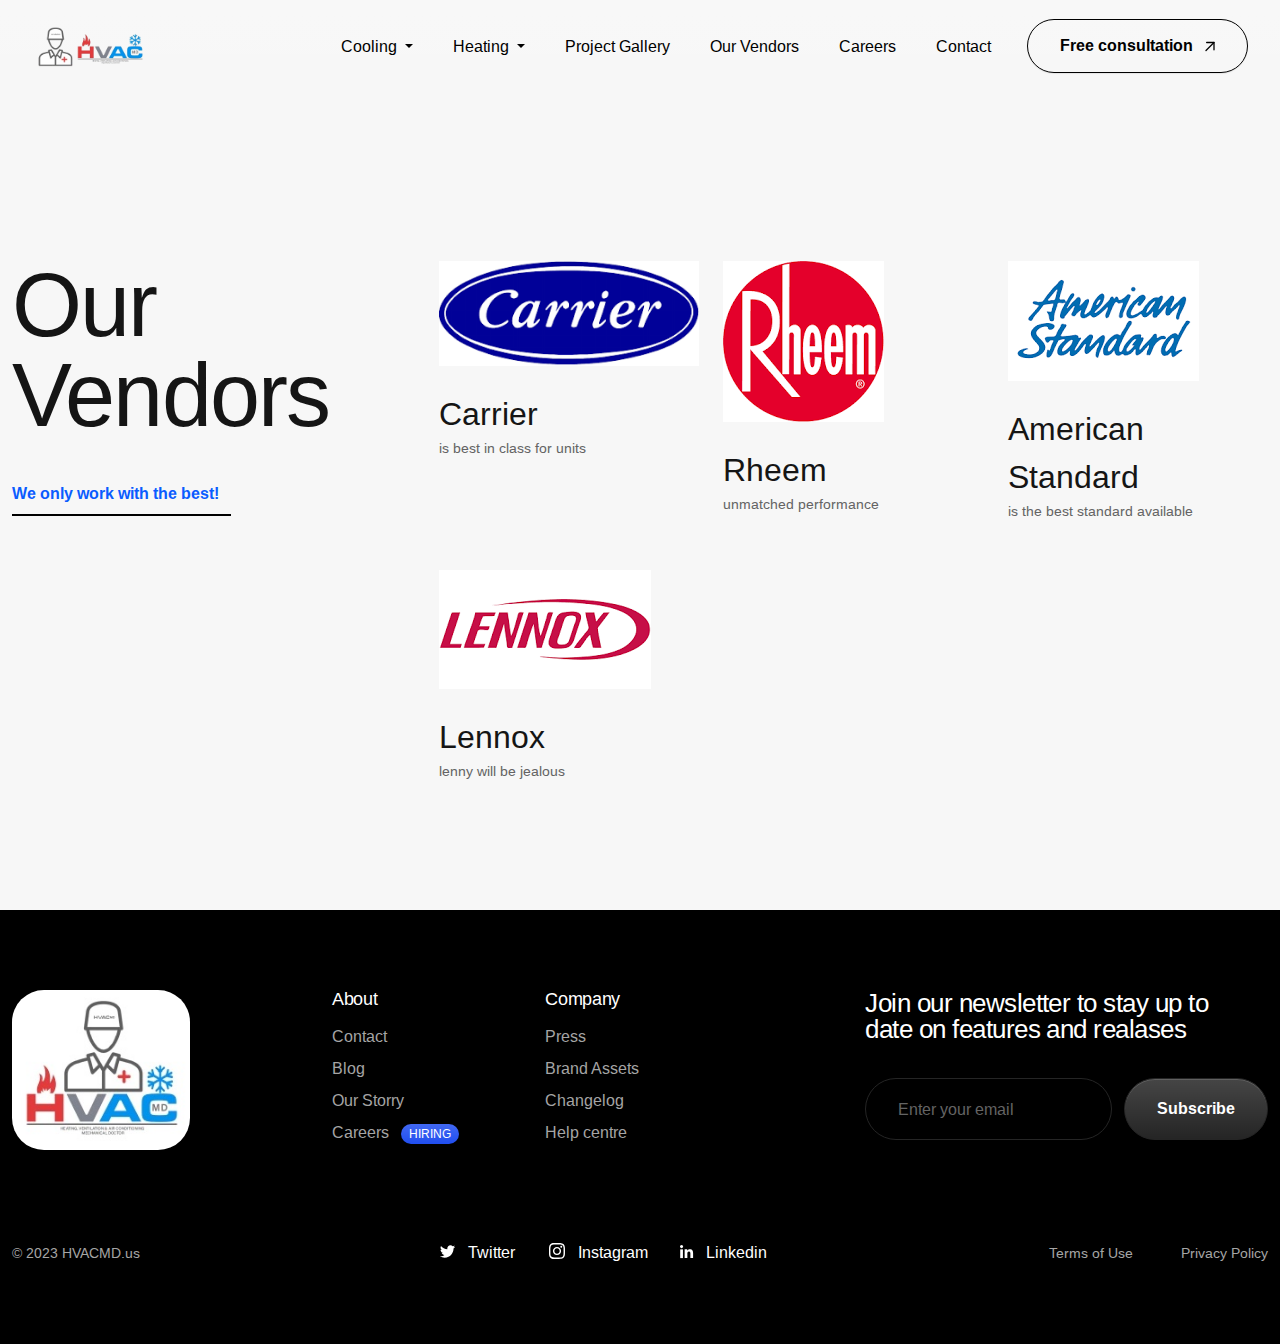
<file: our-vendors.html>
<!DOCTYPE html>
<html lang="en">
<head>
    <title>Page title</title>
    <meta charset="utf-8">
    <meta name="viewport" content="width=device-width, initial-scale=1, shrink-to-fit=no">
    <link rel="stylesheet" href="https://fonts.googleapis.com/css2?family=Arimo:wght@400;500;600;700&display=swap">
    <link rel="stylesheet" href="css/bootstrap/bootstrap.min.css">
    <link rel="icon" type="image/png" sizes="32x32" href="shuffle-for-bootstrap.png">
</head>
<style>
  .dropdown-menu {
    border-radius: .7rem;
  }
</style>
<body>
    <div class="">



      <section class="position-relative pb-10 bg-light-light overflow-hidden">




        <nav class="navbar mb-12 navbar-expand-lg navbar-light py-4">
          <div class="container">

            <a class="navbar-brand" href="index.html">
              <img class="img-fluid" style="max-height: 3rem" src="assets/HVAC-logo.png" alt="">
            </a>

            <button class="d-lg-none navbar-burger btn px-0 rounded-pill" style="border: none;" type="button" data-bs-toggle="collapse" data-bs-target="#nav01" aria-controls="nav01" aria-expanded="false">
              <svg width="44" height="16" viewbox="0 0 44 16" fill="none" xmlns="http://www.w3.org/2000/svg"><rect width="44" height="2" rx="1" fill="black"></rect><rect y="14" width="44" height="2" rx="1" fill="black"></rect></svg>
            </button>

            <div class="collapse navbar-collapse" id="nav05">
              <ul class="navbar-nav ms-lg-auto me-4">
                <!--                <li class="nav-item me-4"><a class="nav-link" href="#">About</a></li>-->

                <li class="nav-item dropdown">
                  <a class="nav-link dropdown-toggle" href="#" role="button" data-bs-toggle="dropdown" aria-expanded="false">
                    Cooling
                  </a>
                  <ul class="dropdown-menu">
                    <li><a class="dropdown-item" href="cooling-maintenance.html">A/C Maintenance &amp; Repair</a></li>
                    <li><a class="dropdown-item" href="cooling-maintenance.html">A/C Replacement</a></li>
                    <li><a class="dropdown-item" href="cooling-maintenance.html">A/C Installation</a></li>
                    <!--                    <li><hr class="dropdown-divider"></li>-->
                    <!--                    <li><a class="dropdown-item" href="our-projects.html">Our Projects</a></li>-->
                  </ul>
                </li>

                <li class="nav-item dropdown">
                  <a class="nav-link dropdown-toggle" href="#" role="button" data-bs-toggle="dropdown" aria-expanded="false">
                    Heating
                  </a>
                  <ul class="dropdown-menu">
                    <li><a class="dropdown-item" href="#">Furnace Maintenance &amp; Repair</a></li>
                    <li><a class="dropdown-item" href="#">Furnace Replacement</a></li>
                    <li><a class="dropdown-item" href="#">Furnace Installation</a></li>
                    <!--                    <li><hr class="dropdown-divider"></li>-->
                    <!--                    <li><a class="dropdown-item" href="#">Our Projects</a></li>-->
                  </ul>
                </li>

                <!--                <li class="nav-item dropdown">-->
                <!--                  <a class="nav-link dropdown-toggle" href="#" role="button" data-bs-toggle="dropdown" aria-expanded="false">-->
                <!--                    Indoor Air Quality-->
                <!--                  </a>-->
                <!--                  <ul class="dropdown-menu">-->
                <!--                    <li><a class="dropdown-item" href="#">Air Filtration Systems</a></li>-->
                <!--                    <li><a class="dropdown-item" href="#">Germicidal UV Lights</a></li>-->
                <!--                    <li><a class="dropdown-item" href="#">Air Scrubbers</a></li>-->
                <!--                    <li><a class="dropdown-item" href="#">Air Duct Systems</a></li>-->
                <!--                    <li><a class="dropdown-item" href="#">Air Diagnostic Testing</a></li>-->
                <!--                    <li><a class="dropdown-item" href="#">Air Humidifiers</a></li>-->
                <!--                  </ul>-->
                <!--                </li>-->

                <li class="nav-item"><a class="nav-link" href="project-gallery.html">Project Gallery</a></li>

                <li class="nav-item"><a class="nav-link" href="our-vendors.html">Our Vendors</a></li>

                <li class="nav-item"><a class="nav-link" href="careers.html">Careers</a></li>

                <li class="nav-item"><a class="nav-link" href="contact.html">Contact</a></li>
              </ul>
              <div>
                <a class="btn btn-outline-dark fw-medium d-flex align-items-center rounded-pill" href="contact.html">
                  <span class="me-3">Free consultation</span>
                  <svg class="rotate-45" width="10" height="11" viewbox="0 0 10 11" fill="none" xmlns="http://www.w3.org/2000/svg">
                    <path d="M9 1.5L1 9.5" stroke="currentColor" stroke-width="1.3" stroke-miterlimit="10" stroke-linecap="round" stroke-linejoin="round"></path>
                    <path d="M9 8.83571V1.5H1.66429" stroke="currentColor" stroke-width="1.3" stroke-miterlimit="10" stroke-linecap="round" stroke-linejoin="round"></path>
                  </svg>
                </a>
              </div>
            </div>
          </div>
        </nav>






        <div class="d-none navbar-menu position-fixed top-0 start-0 bottom-0 w-75 mw-xs" style="z-index: 9999;">
          <div class="navbar-close navbar-backdrop position-fixed top-0 start-0 end-0 bottom-0 bg-dark" style="opacity: 75%;"></div>

          <nav class="position-relative h-100 w-100 d-flex flex-column justify-content-between py-8 px-8 bg-white overflow-auto">
            <div class="d-flex align-items-center">
              <a class="me-auto h4 mb-0 text-decoration-none" href="index.html">
                <img class="img-fluid" style="max-height: 3rem" src="assets/HVAC-logo.png" alt="">
              </a>
              <a class="navbar-close" href="#">
                <svg width="24" height="24" viewbox="0 0 24 24" fill="none" xmlns="http://www.w3.org/2000/svg">
                  <path d="M6 18L18 6M6 6L18 18" stroke="#111827" stroke-width="2" stroke-linecap="round" stroke-linejoin="round"></path>
                </svg>
              </a>
            </div>

            <div class="py-12">
              <ul class="nav flex-column ">

                <li class="nav-item mb-6 dropdown list-group-item">
                  <a class="nav-link text-dark" href="#">Cooling</a>
                  <ul class="ml-4 list-group list-group-flush">
                    <li class="nav-item list-group-item">
                      <a class="nav-link text-dark" href="cooling-maintenance.html">Maintenance &amp; Repair</a>
                    </li>
                    <li class="nav-item list-group-item">
                      <a class="nav-link text-dark" href="cooling-maintenance.html">A/C Replacement</a>
                    </li>
                    <li class="nav-item list-group-item">
                      <a class="nav-link text-dark" href="cooling-maintenance.html">A/C Installation</a>
                    </li>
                  </ul>
                </li>

                <li class="nav-item mb-6 dropdown list-group-item">
                  <a class="nav-link text-dark" href="#">Heating</a>
                  <ul class="ml-4 list-group list-group-flush">
                    <li class="nav-item list-group-item">
                      <a class="nav-link text-dark" href="cooling-maintenance.html">Maintenance &amp; Repair</a>
                    </li>
                    <li class="nav-item list-group-item">
                      <a class="nav-link text-dark" href="cooling-maintenance.html">Furnace Replacement</a>
                    </li>
                    <li class="nav-item list-group-item">
                      <a class="nav-link text-dark" href="cooling-maintenance.html">Furnace Installation</a>
                    </li>
                  </ul>
                </li>



                <li class="nav-item mb-6"><a class="nav-link text-dark" href="project-gallery.html">Project Gallery</a></li>
                <li class="nav-item  mb-6"><a class="nav-link text-dark" href="our-vendors.html">Our Vendors</a></li>

                <li class="nav-item  mb-6"><a class="nav-link text-dark" href="careers.html">Careers</a></li>
                <li class="nav-item"><a class="nav-link text-dark" href="contact.html">Contact</a></li>

              </ul>
            </div>

            <div>
              <a class="btn btn-outline-dark mb-3 w-100 rounded-pill" href="#">Login</a>
              <a class="btn btn-primary w-100 rounded-pill" href="#">Sign in</a>
            </div>

          </nav>
        </div>
      </section>








      <section class="py-12 py-md-20 bg-light-light">
        <div class="container">
          <div class="row">
            <div class="col-lg-5 col-xl-4 mb-20 mb-lg-0">
              <div>
                <h1 class="mb-10">Our Vendors</h1>
                <a class="d-inline-block pb-2 fw-semibold border-0 border-2 border-dark border-bottom" href="#">
                  <span class="me-3">We only work with the best!</span>
<!--                  <svg class="rotate-45" width="10" height="11" viewBox="0 0 10 11" fill="none" xmlns="http://www.w3.org/2000/svg">-->
<!--                    <path d="M9 1.5L1 9.5" stroke="black" stroke-width="1.3" stroke-miterlimit="10" stroke-linecap="round" stroke-linejoin="round"></path>-->
<!--                    <path d="M9 8.83571V1.5H1.66429" stroke="black" stroke-width="1.3" stroke-miterlimit="10" stroke-linecap="round" stroke-linejoin="round"></path>-->
<!--                  </svg>-->
                </a>
              </div>
            </div>
            <div class="col-lg-7 col-xl-8">
              <div class="row">
                <div class="col-6 col-md-4 col-lg-6 col-xl-4 mb-12">
                  <div>
                    <img class="img-fluid mb-6" src="[data-uri]" alt="">
                    <span class="d-block fs-4">Carrier</span>
                    <span class="d-block fs-9 text-secondary-light">is best in class for units</span>

                  </div>
                </div>
                <div class="col-6 col-md-4 col-lg-6 col-xl-4 mb-12">
                  <div>
                    <img class="img-fluid mb-6" src="[data-uri]" alt="">

                    <span class="d-block fs-4">Rheem</span>
                    <span class="d-block fs-9 text-secondary-light">unmatched performance</span>
                  </div>
                </div>
                <div class="col-6 col-md-4 col-lg-6 col-xl-4 mb-12">
                  <div>
                    <img class="img-fluid mb-6" src="[data-uri]" alt="">

                    <span class="d-block fs-4">American Standard</span>
                    <span class="d-block fs-9 text-secondary-light">is the best standard available</span>
                  </div>
                </div>
                <div class="col-6 col-md-4 col-lg-6 col-xl-4 mb-12">
                  <div>
                    <img class="img-fluid mb-6" src="[data-uri]" alt="">
                    <span class="d-block fs-4">Lennox</span>
                    <span class="d-block fs-9 text-secondary-light">lenny will be jealous </span>

                  </div>
                </div>
<!--                <div class="col-6 col-md-4 col-lg-6 col-xl-4 mb-12">-->
<!--                  <div>-->
<!--                    <img class="img-fluid mb-6" src="asitrastudio-assets/team/team-avatar5.png" alt="">-->
<!--                    <span class="d-block fs-9 text-secondary-light">Executive Chairman</span>-->
<!--                    <span class="d-block fs-4">Cody Fisher</span>-->
<!--                  </div>-->
<!--                </div>-->
<!--                <div class="col-6 col-md-4 col-lg-6 col-xl-4 mb-12">-->
<!--                  <div>-->
<!--                    <img class="img-fluid mb-6" src="asitrastudio-assets/team/team-avatar6.png" alt="">-->
<!--                    <span class="d-block fs-9 text-secondary-light">Executive Chairman</span>-->
<!--                    <span class="d-block fs-4">Courtney Henry</span>-->
<!--                  </div>-->
<!--                </div>-->
<!--                <div class="col-6 col-md-4 col-lg-6 col-xl-4 mb-12">-->
<!--                  <div>-->
<!--                    <img class="img-fluid mb-6" src="asitrastudio-assets/team/team-avatar2.png" alt="">-->
<!--                    <span class="d-block fs-9 text-secondary-light">Executive Chairman</span>-->
<!--                    <span class="d-block fs-4">Robert Fox</span>-->
<!--                  </div>-->
<!--                </div>-->
<!--                <div class="col-6 col-md-4 col-lg-6 col-xl-4 mb-12">-->
<!--                  <div>-->
<!--                    <img class="img-fluid mb-6" src="asitrastudio-assets/team/team-avatar3.png" alt="">-->
<!--                    <span class="d-block fs-9 text-secondary-light">Executive Chairman</span>-->
<!--                    <span class="d-block fs-4">Annette Black</span>-->
<!--                  </div>-->
<!--                </div>-->
              </div>
            </div>
          </div>
        </div>
      </section>







      <section class="py-12 py-md-20 bg-dark">
        <div class="container">
          <div class="mw-xl mx-auto mw-xl-none">
            <div class="row mb-20">
              <div class="col-12 col-xl-3 mb-12 mb-xl-0">
                <a class="d-inline-block" href="#">
                  <img class="img-fluid" style="max-height: 10rem; border-radius: 2rem" src="assets/HVAC-logo-vertical.jpg" alt="">
                </a>
              </div>
              <div class="col-auto col-sm-6 col-xl-2 mb-10 mb-xl-0 pe-10 pe-sm-0">
                <h5 class="fs-7 text-white mb-4">About</h5>
                <ul class="list-unstyled">
                  <li class="mb-2"><a class="d-inline-block text-light-dark" href="#">Contact</a></li>
                  <li class="mb-2"><a class="d-inline-block text-light-dark" href="#">Blog</a></li>
                  <li class="mb-2"><a class="d-inline-block text-light-dark" href="#">Our Storry</a></li>
                  <li>
                    <a class="d-inline-block text-light-dark" href="#">
                      <span class="me-2">Careers</span>
                      <span class="badge px-2 py-1 fs-10 bg-info text-white text-uppercase">Hiring</span>
                    </a>
                  </li>
                </ul>
              </div>
              <div class="col-auto col-sm-6 col-xl-3 mb-10 mb-xl-0">
                <h5 class="fs-7 text-white mb-4">Company</h5>
                <ul class="list-unstyled">
                  <li class="mb-2"><a class="d-inline-block text-light-dark" href="#">Press</a></li>
                  <li class="mb-2"><a class="d-inline-block text-light-dark" href="#">Brand Assets</a></li>
                  <li class="mb-2"><a class="d-inline-block text-light-dark" href="#">Changelog</a></li>
                  <li><a class="d-inline-block text-light-dark" href="#">Help centre</a></li>
                </ul>
              </div>
              <div class="col-12 col-xl-4">
                <h4 class="mw-sm text-white mb-9">Join our newsletter to stay up to date on features and realases</h4>
                <div class="d-sm-flex mw-xl">
                  <div class="w-100 mb-3 mb-sm-0 me-3">
                    <input class="form-control border-secondary" type="email" placeholder="Enter your email">
                  </div>
                  <div class="flex-shrink-0">
                    <button class="btn w-100 h-100 btn-secondary" type="submit">Subscribe</button>
                  </div>
                </div>
              </div>
            </div>
            <div class="row">
              <div class="col-12 col-xl-4 mb-6 mb-xl-0">
                <span class="fs-9 text-light-dark">© 2023 HVACMD.us</span>
              </div>
              <div class="col-12 col-xl-4 mb-6 mb-xl-0">
                <div class="d-sm-flex mb-n2 align-items-center">
                  <a class="d-inline-flex mb-2 me-8 align-items-center text-white fw-medium" href="#">
                    <svg width="17" height="13" viewbox="0 0 17 13" fill="none" xmlns="http://www.w3.org/2000/svg">
                      <path d="M16.0809 1.78777C15.5109 2.03477 14.9219 2.20577 14.2949 2.28177C14.9409 1.90177 15.4349 1.29377 15.6629 0.552768C15.0549 0.913768 14.3899 1.16077 13.6869 1.31277C13.1169 0.704768 12.2999 0.324768 11.4069 0.324768C9.67786 0.324768 8.29086 1.73077 8.29086 3.44077C8.29086 3.68777 8.30986 3.91577 8.36686 4.14377C5.78286 4.02977 3.50286 2.77577 1.96386 0.894768C0.861859 2.87077 2.09686 4.50477 2.91386 5.05577C2.41986 5.05577 1.92586 4.90377 1.50786 4.67577C1.50786 6.21477 2.59086 7.48777 3.99686 7.77277C3.69286 7.86777 3.00886 7.92477 2.59086 7.82977C2.98986 9.06477 4.14886 9.97677 5.49786 9.99577C4.43386 10.8318 2.87586 11.4968 0.880859 11.2878C2.26786 12.1808 3.90186 12.6938 5.66886 12.6938C11.4069 12.6938 14.5229 7.94377 14.5229 3.83977C14.5229 3.70677 14.5229 3.57377 14.5039 3.44077C15.1499 2.96577 15.6819 2.41477 16.0809 1.78777Z" fill="white"></path>
                    </svg>
                    <span class="ms-3">Twitter</span>
                  </a>
                  <a class="d-inline-flex mb-2 me-8 align-items-center text-white fw-medium" href="#">
                    <svg width="19" height="19" viewbox="0 0 19 19" fill="none" xmlns="http://www.w3.org/2000/svg">
                      <path d="M10.0018 4.8916C7.73315 4.8916 5.89648 6.73027 5.89648 8.99694C5.89648 11.2656 7.73515 13.1023 10.0018 13.1023C12.2705 13.1023 14.1072 11.2636 14.1072 8.99694C14.1072 6.72827 12.2685 4.8916 10.0018 4.8916ZM10.0018 11.6616C8.52915 11.6616 7.33715 10.4689 7.33715 8.99694C7.33715 7.52494 8.52982 6.33227 10.0018 6.33227C11.4738 6.33227 12.6665 7.52494 12.6665 8.99694C12.6672 10.4689 11.4745 11.6616 10.0018 11.6616Z" fill="white"></path>
                      <path d="M13.2988 1.05026C11.8268 0.981591 8.18082 0.984924 6.70749 1.05026C5.41282 1.11092 4.27082 1.42359 3.35015 2.34426C1.81148 3.88292 2.00815 5.95626 2.00815 8.99692C2.00815 12.1089 1.83482 14.1343 3.35015 15.6496C4.89482 17.1936 6.99815 16.9916 10.0028 16.9916C13.0855 16.9916 14.1495 16.9936 15.2395 16.5716C16.7215 15.9963 17.8402 14.6716 17.9495 12.2923C18.0188 10.8196 18.0148 7.17426 17.9495 5.70092C17.8175 2.89226 16.3102 1.18892 13.2988 1.05026ZM15.6288 14.6316C14.6202 15.6403 13.2208 15.5503 9.98349 15.5503C6.65015 15.5503 5.31348 15.5996 4.33815 14.6216C3.21482 13.5036 3.41815 11.7083 3.41815 8.98626C3.41815 5.30292 3.04015 2.65026 6.73682 2.46092C7.58615 2.43092 7.83615 2.42092 9.97415 2.42092L10.0042 2.44092C13.5568 2.44092 16.3442 2.06892 16.5115 5.76492C16.5495 6.60826 16.5582 6.86159 16.5582 8.99626C16.5575 12.2909 16.6202 13.6356 15.6288 14.6316Z" fill="white"></path>
                      <path d="M14.2718 5.68869C14.8017 5.68869 15.2312 5.25918 15.2312 4.72935C15.2312 4.19953 14.8017 3.77002 14.2718 3.77002C13.742 3.77002 13.3125 4.19953 13.3125 4.72935C13.3125 5.25918 13.742 5.68869 14.2718 5.68869Z" fill="white"></path>
                    </svg>
                    <span class="ms-3">Instagram</span>
                  </a>
                  <a class="d-inline-flex mb-2 align-items-center text-white fw-medium" href="#">
                    <svg width="14" height="14" viewbox="0 0 14 14" fill="none" xmlns="http://www.w3.org/2000/svg">
                      <path d="M13.1004 13.0993V8.30161C13.1004 5.94368 12.5928 4.14249 9.84186 4.14249C8.51552 4.14249 7.6313 4.86297 7.27106 5.55069H7.23831V4.35536H4.63477V13.0993H7.35294V8.7601C7.35294 7.61388 7.5658 6.51679 8.97401 6.51679C10.3658 6.51679 10.3822 7.81038 10.3822 8.8256V13.083H13.1004V13.0993Z" fill="white"></path>
                      <path d="M0.212891 4.35538H2.93106V13.0994H0.212891V4.35538Z" fill="white"></path>
                      <path d="M1.57195 -9.15527e-05C0.704104 -9.15527e-05 0 0.704012 0 1.57186C0 2.43971 0.704104 3.16019 1.57195 3.16019C2.4398 3.16019 3.14391 2.43971 3.14391 1.57186C3.14391 0.704012 2.4398 -9.15527e-05 1.57195 -9.15527e-05Z" fill="white"></path>
                    </svg>
                    <span class="ms-3">Linkedin</span>
                  </a>
                </div>
              </div>
              <div class="col-12 col-xl-4 text-xl-end"><a class="d-inline-block fs-9 me-12 fw-medium text-light-dark" href="#">Terms of Use</a><a class="d-inline-block fs-9 fw-medium text-light-dark" href="#">Privacy Policy</a></div>
            </div>
          </div>
        </div>
      </section>
    </div>
    <script src="js/bootstrap/bootstrap.bundle.min.js"></script>
    <script src="js/main.js"></script>
</body>
</html>
</file>
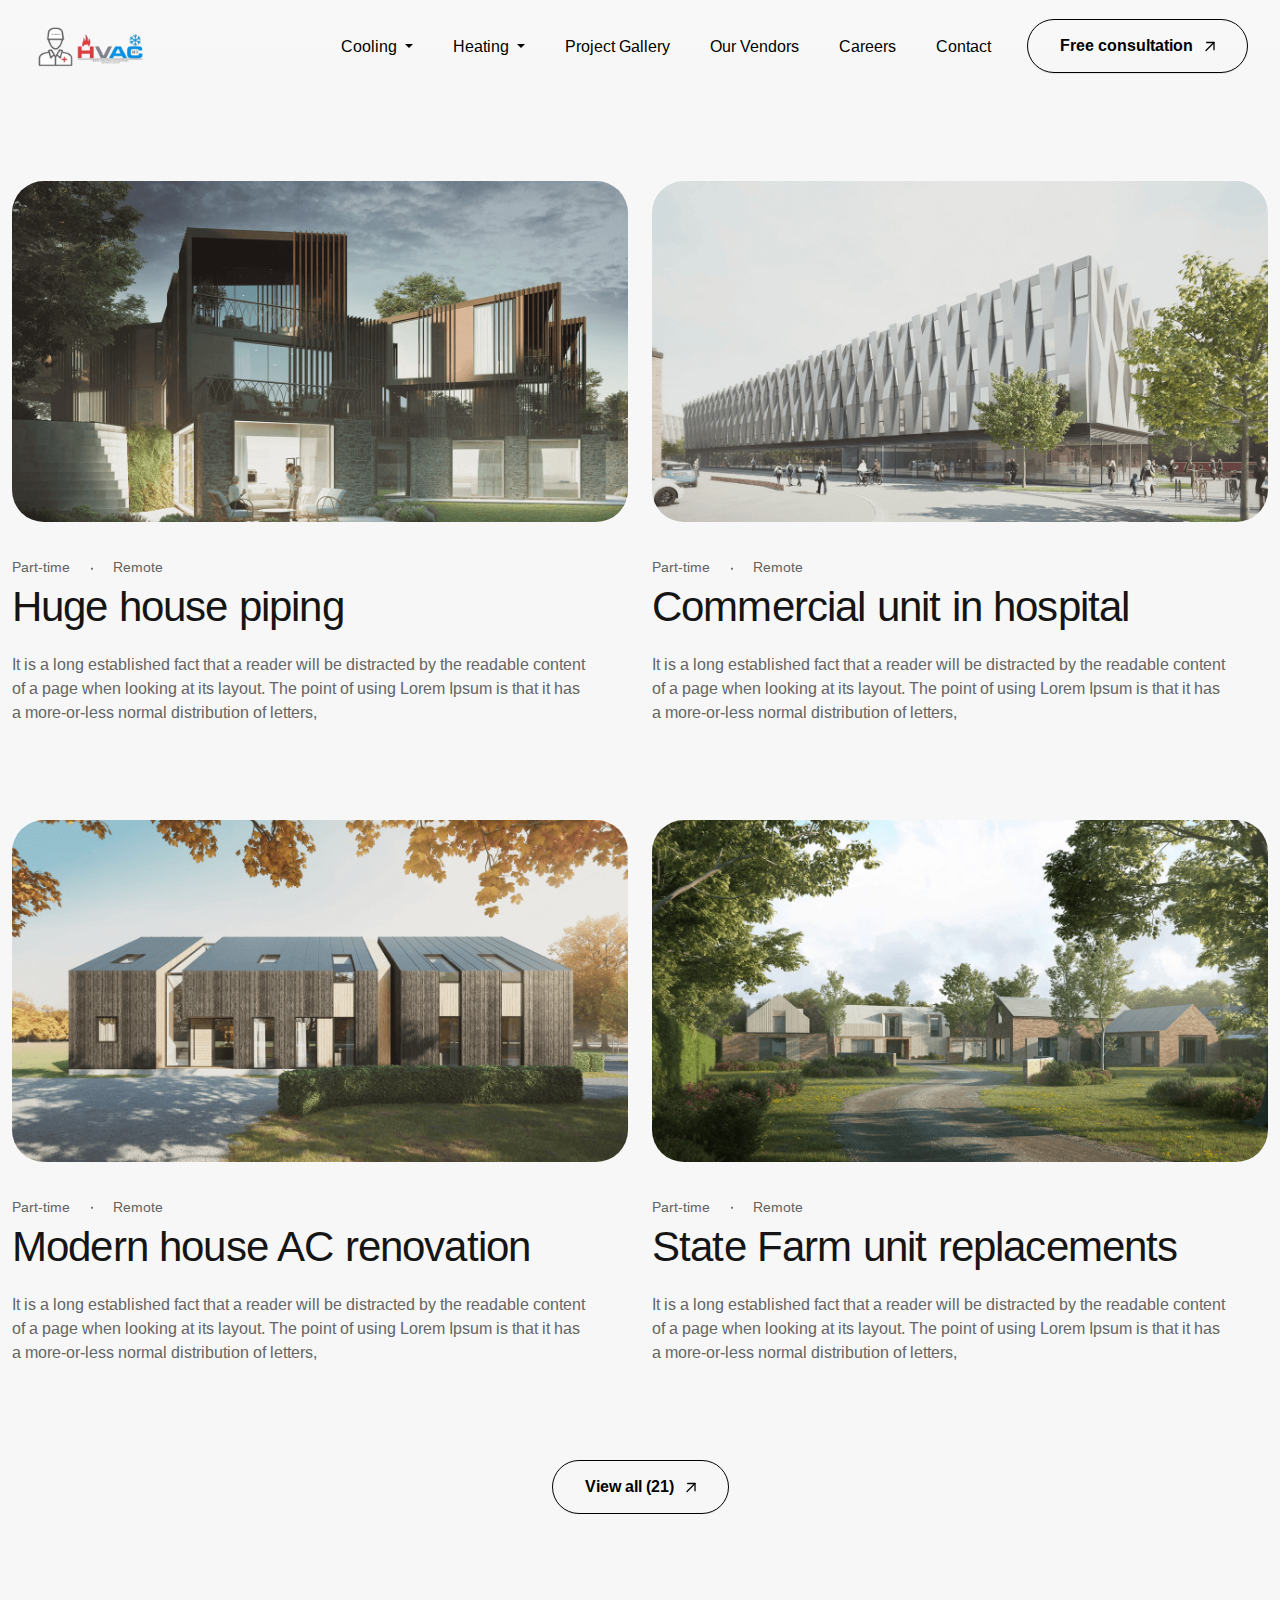
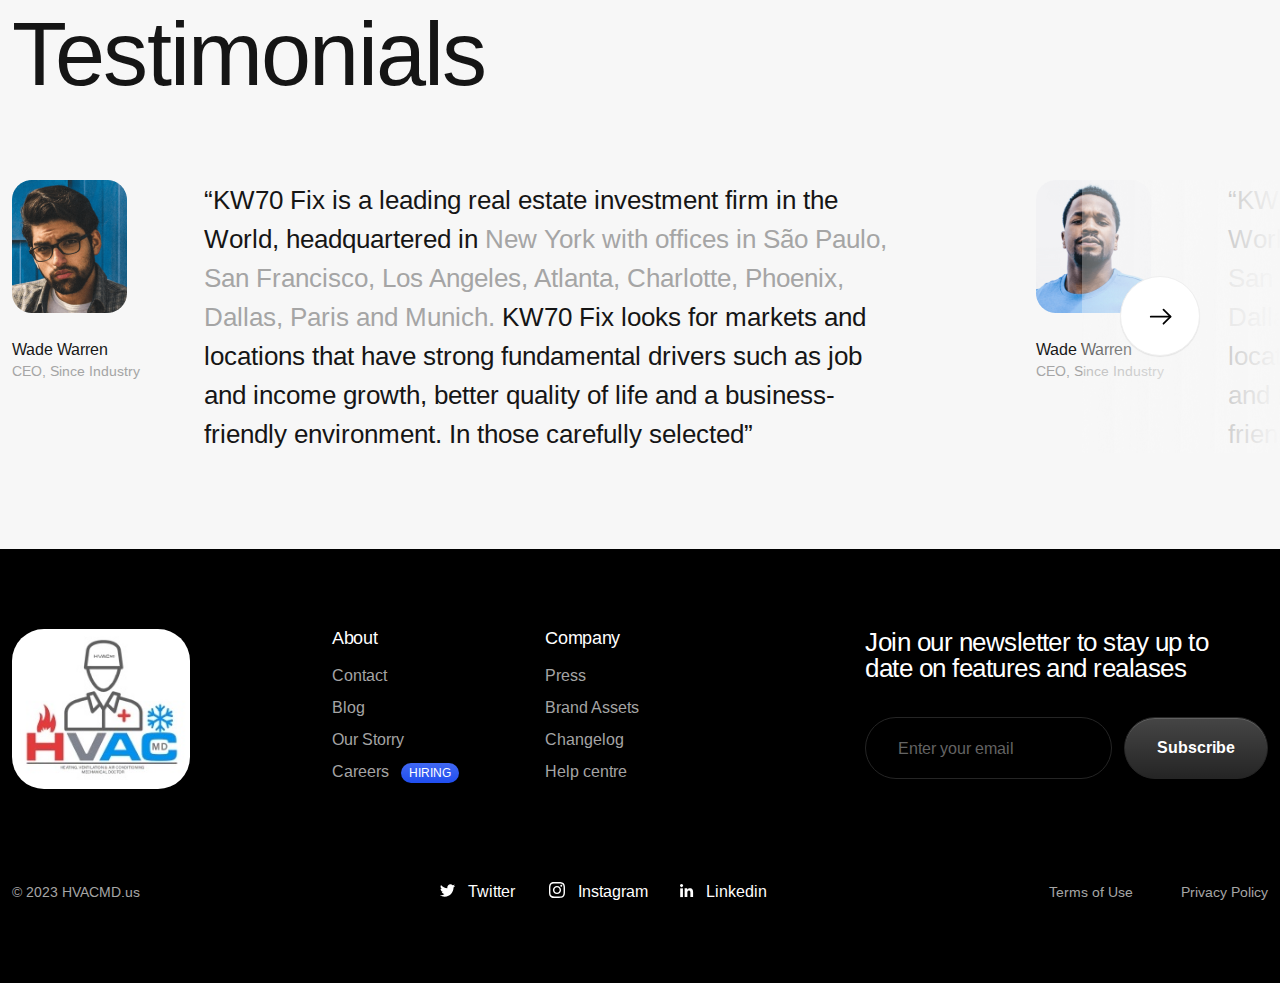
<file: project-gallery.html>
<!DOCTYPE html>
<html lang="en">
<head>
    <title>Page title</title>
    <meta charset="utf-8">
    <meta name="viewport" content="width=device-width, initial-scale=1, shrink-to-fit=no">
    <link rel="stylesheet" href="https://fonts.googleapis.com/css2?family=Arimo:wght@400;500;600;700&display=swap">
    <link rel="stylesheet" href="css/bootstrap/bootstrap.min.css">
    <link rel="icon" type="image/png" sizes="32x32" href="shuffle-for-bootstrap.png">
</head>
<style>
  .dropdown-menu {
    border-radius: .7rem;
  }
</style>
<body>
    <div class="">



      <section class="position-relative pb-10 bg-light-light overflow-hidden">




        <nav class="navbar mb-12 navbar-expand-lg navbar-light py-4">
          <div class="container">

            <a class="navbar-brand" href="index.html">
              <img class="img-fluid" style="max-height: 3rem" src="assets/HVAC-logo.png" alt="">
            </a>

            <button class="d-lg-none navbar-burger btn px-0 rounded-pill" style="border: none;" type="button" data-bs-toggle="collapse" data-bs-target="#nav01" aria-controls="nav01" aria-expanded="false">
              <svg width="44" height="16" viewbox="0 0 44 16" fill="none" xmlns="http://www.w3.org/2000/svg"><rect width="44" height="2" rx="1" fill="black"></rect><rect y="14" width="44" height="2" rx="1" fill="black"></rect></svg>
            </button>

            <div class="collapse navbar-collapse" id="nav05">
              <ul class="navbar-nav ms-lg-auto me-4">
                <!--                <li class="nav-item me-4"><a class="nav-link" href="#">About</a></li>-->

                <li class="nav-item dropdown">
                  <a class="nav-link dropdown-toggle" href="#" role="button" data-bs-toggle="dropdown" aria-expanded="false">
                    Cooling
                  </a>
                  <ul class="dropdown-menu">
                    <li><a class="dropdown-item" href="cooling-maintenance.html">A/C Maintenance &amp; Repair</a></li>
                    <li><a class="dropdown-item" href="cooling-maintenance.html">A/C Replacement</a></li>
                    <li><a class="dropdown-item" href="cooling-maintenance.html">A/C Installation</a></li>
                    <!--                    <li><hr class="dropdown-divider"></li>-->
                    <!--                    <li><a class="dropdown-item" href="our-projects.html">Our Projects</a></li>-->
                  </ul>
                </li>

                <li class="nav-item dropdown">
                  <a class="nav-link dropdown-toggle" href="#" role="button" data-bs-toggle="dropdown" aria-expanded="false">
                    Heating
                  </a>
                  <ul class="dropdown-menu">
                    <li><a class="dropdown-item" href="#">Furnace Maintenance &amp; Repair</a></li>
                    <li><a class="dropdown-item" href="#">Furnace Replacement</a></li>
                    <li><a class="dropdown-item" href="#">Furnace Installation</a></li>
                    <!--                    <li><hr class="dropdown-divider"></li>-->
                    <!--                    <li><a class="dropdown-item" href="#">Our Projects</a></li>-->
                  </ul>
                </li>

                <!--                <li class="nav-item dropdown">-->
                <!--                  <a class="nav-link dropdown-toggle" href="#" role="button" data-bs-toggle="dropdown" aria-expanded="false">-->
                <!--                    Indoor Air Quality-->
                <!--                  </a>-->
                <!--                  <ul class="dropdown-menu">-->
                <!--                    <li><a class="dropdown-item" href="#">Air Filtration Systems</a></li>-->
                <!--                    <li><a class="dropdown-item" href="#">Germicidal UV Lights</a></li>-->
                <!--                    <li><a class="dropdown-item" href="#">Air Scrubbers</a></li>-->
                <!--                    <li><a class="dropdown-item" href="#">Air Duct Systems</a></li>-->
                <!--                    <li><a class="dropdown-item" href="#">Air Diagnostic Testing</a></li>-->
                <!--                    <li><a class="dropdown-item" href="#">Air Humidifiers</a></li>-->
                <!--                  </ul>-->
                <!--                </li>-->

                <li class="nav-item"><a class="nav-link" href="project-gallery.html">Project Gallery</a></li>

                <li class="nav-item"><a class="nav-link" href="our-vendors.html">Our Vendors</a></li>

                <li class="nav-item"><a class="nav-link" href="careers.html">Careers</a></li>

                <li class="nav-item"><a class="nav-link" href="contact.html">Contact</a></li>
              </ul>
              <div>
                <a class="btn btn-outline-dark fw-medium d-flex align-items-center rounded-pill" href="contact.html">
                  <span class="me-3">Free consultation</span>
                  <svg class="rotate-45" width="10" height="11" viewbox="0 0 10 11" fill="none" xmlns="http://www.w3.org/2000/svg">
                    <path d="M9 1.5L1 9.5" stroke="currentColor" stroke-width="1.3" stroke-miterlimit="10" stroke-linecap="round" stroke-linejoin="round"></path>
                    <path d="M9 8.83571V1.5H1.66429" stroke="currentColor" stroke-width="1.3" stroke-miterlimit="10" stroke-linecap="round" stroke-linejoin="round"></path>
                  </svg>
                </a>
              </div>
            </div>
          </div>
        </nav>






        <div class="d-none navbar-menu position-fixed top-0 start-0 bottom-0 w-75 mw-xs" style="z-index: 9999;">
          <div class="navbar-close navbar-backdrop position-fixed top-0 start-0 end-0 bottom-0 bg-dark" style="opacity: 75%;"></div>

          <nav class="position-relative h-100 w-100 d-flex flex-column justify-content-between py-8 px-8 bg-white overflow-auto">
            <div class="d-flex align-items-center">
              <a class="me-auto h4 mb-0 text-decoration-none" href="index.html">
                <img class="img-fluid" style="max-height: 3rem" src="assets/HVAC-logo.png" alt="">
              </a>
              <a class="navbar-close" href="#">
                <svg width="24" height="24" viewbox="0 0 24 24" fill="none" xmlns="http://www.w3.org/2000/svg">
                  <path d="M6 18L18 6M6 6L18 18" stroke="#111827" stroke-width="2" stroke-linecap="round" stroke-linejoin="round"></path>
                </svg>
              </a>
            </div>

            <div class="py-12">
              <ul class="nav flex-column ">

                <li class="nav-item mb-6 dropdown list-group-item">
                  <a class="nav-link text-dark" href="#">Cooling</a>
                  <ul class="ml-4 list-group list-group-flush">
                    <li class="nav-item list-group-item">
                      <a class="nav-link text-dark" href="cooling-maintenance.html">Maintenance &amp; Repair</a>
                    </li>
                    <li class="nav-item list-group-item">
                      <a class="nav-link text-dark" href="cooling-maintenance.html">A/C Replacement</a>
                    </li>
                    <li class="nav-item list-group-item">
                      <a class="nav-link text-dark" href="cooling-maintenance.html">A/C Installation</a>
                    </li>
                  </ul>
                </li>

                <li class="nav-item mb-6 dropdown list-group-item">
                  <a class="nav-link text-dark" href="#">Heating</a>
                  <ul class="ml-4 list-group list-group-flush">
                    <li class="nav-item list-group-item">
                      <a class="nav-link text-dark" href="cooling-maintenance.html">Maintenance &amp; Repair</a>
                    </li>
                    <li class="nav-item list-group-item">
                      <a class="nav-link text-dark" href="cooling-maintenance.html">Furnace Replacement</a>
                    </li>
                    <li class="nav-item list-group-item">
                      <a class="nav-link text-dark" href="cooling-maintenance.html">Furnace Installation</a>
                    </li>
                  </ul>
                </li>



                <li class="nav-item mb-6"><a class="nav-link text-dark" href="project-gallery.html">Project Gallery</a></li>
                <li class="nav-item  mb-6"><a class="nav-link text-dark" href="our-vendors.html">Our Vendors</a></li>

                <li class="nav-item  mb-6"><a class="nav-link text-dark" href="careers.html">Careers</a></li>
                <li class="nav-item"><a class="nav-link text-dark" href="contact.html">Contact</a></li>

              </ul>
            </div>

            <div>
              <a class="btn btn-outline-dark mb-3 w-100 rounded-pill" href="#">Login</a>
              <a class="btn btn-primary w-100 rounded-pill" href="#">Sign in</a>
            </div>

          </nav>
        </div>
      </section>











      <section class=" bg-light-light">
        <div class="container">
<!--          <div class="mw-3xl mx-auto text-center mb-20">-->
<!--            <span class="d-block mb-n4 me-sm-n2 text-end fs-4 fw-medium text-secondary-light">(21)</span>-->
<!--            <h1>Our Projects</h1>-->
<!--          </div>-->
          <div class="row mb-n20">
            <div class="col-12 col-lg-6 mb-20">
              <a class="d-block" href="#">
                <img class="d-block mb-8 w-100 img-fluid rounded-5" src="asitrastudio-assets/projects/photo-one-four2.png" alt="">
                <div>
                  <div class="mb-2">
                    <span class="fs-9 fw-medium text-secondary-light">Part-time</span>
                    <span class="d-inline-block mx-4">
                      <svg width="3" height="3" viewbox="0 0 3 3" fill="none" xmlns="http://www.w3.org/2000/svg">
                        <path d="M0.896 1.772C0.896 1.632 0.924 1.50133 0.98 1.38C1.036 1.25867 1.11067 1.15133 1.204 1.058C1.30667 0.955333 1.41867 0.876 1.54 0.82C1.67067 0.764 1.806 0.736 1.946 0.736C2.086 0.736 2.21667 0.764 2.338 0.82C2.46867 0.876 2.58067 0.955333 2.674 1.058C2.77667 1.15133 2.856 1.25867 2.912 1.38C2.968 1.50133 2.996 1.632 2.996 1.772C2.996 2.052 2.89333 2.29933 2.688 2.514C2.48267 2.72867 2.23533 2.836 1.946 2.836C1.65667 2.836 1.40933 2.72867 1.204 2.514C0.998667 2.29933 0.896 2.052 0.896 1.772Z" fill="#646464"></path>
                      </svg>
                    </span>
                    <span class="fs-9 fw-medium text-secondary-light">Remote</span>
                  </div>
                  <h3 class="fs-3 mb-6">Huge house piping</h3>
                  <p class="mw-xl text-secondary-light">It is a long established fact that a reader will be distracted by the readable content of a page when looking at its layout. The point of using Lorem Ipsum is that it has a more-or-less normal distribution of letters,</p>
                </div>
              </a>
            </div>
            <div class="col-12 col-lg-6 mb-20">
              <a class="d-block" href="#">
                <img class="d-block mb-8 w-100 img-fluid rounded-5" src="asitrastudio-assets/projects/photo-one-four3.png" alt="">
                <div>
                  <div class="mb-2">
                    <span class="fs-9 fw-medium text-secondary-light">Part-time</span>
                    <span class="d-inline-block mx-4">
                      <svg width="3" height="3" viewbox="0 0 3 3" fill="none" xmlns="http://www.w3.org/2000/svg">
                        <path d="M0.896 1.772C0.896 1.632 0.924 1.50133 0.98 1.38C1.036 1.25867 1.11067 1.15133 1.204 1.058C1.30667 0.955333 1.41867 0.876 1.54 0.82C1.67067 0.764 1.806 0.736 1.946 0.736C2.086 0.736 2.21667 0.764 2.338 0.82C2.46867 0.876 2.58067 0.955333 2.674 1.058C2.77667 1.15133 2.856 1.25867 2.912 1.38C2.968 1.50133 2.996 1.632 2.996 1.772C2.996 2.052 2.89333 2.29933 2.688 2.514C2.48267 2.72867 2.23533 2.836 1.946 2.836C1.65667 2.836 1.40933 2.72867 1.204 2.514C0.998667 2.29933 0.896 2.052 0.896 1.772Z" fill="#646464"></path>
                      </svg>
                    </span>
                    <span class="fs-9 fw-medium text-secondary-light">Remote</span>
                  </div>
                  <h3 class="fs-3 mb-6">Commercial unit in hospital</h3>
                  <p class="mw-xl text-secondary-light">It is a long established fact that a reader will be distracted by the readable content of a page when looking at its layout. The point of using Lorem Ipsum is that it has a more-or-less normal distribution of letters,</p>
                </div>
              </a>
            </div>
            <div class="col-12 col-lg-6 mb-20">
              <a class="d-block" href="#">
                <img class="d-block mb-8 w-100 img-fluid rounded-5" src="asitrastudio-assets/projects/photo-one-four4.png" alt="">
                <div>
                  <div class="mb-2">
                    <span class="fs-9 fw-medium text-secondary-light">Part-time</span>
                    <span class="d-inline-block mx-4">
                      <svg width="3" height="3" viewbox="0 0 3 3" fill="none" xmlns="http://www.w3.org/2000/svg">
                        <path d="M0.896 1.772C0.896 1.632 0.924 1.50133 0.98 1.38C1.036 1.25867 1.11067 1.15133 1.204 1.058C1.30667 0.955333 1.41867 0.876 1.54 0.82C1.67067 0.764 1.806 0.736 1.946 0.736C2.086 0.736 2.21667 0.764 2.338 0.82C2.46867 0.876 2.58067 0.955333 2.674 1.058C2.77667 1.15133 2.856 1.25867 2.912 1.38C2.968 1.50133 2.996 1.632 2.996 1.772C2.996 2.052 2.89333 2.29933 2.688 2.514C2.48267 2.72867 2.23533 2.836 1.946 2.836C1.65667 2.836 1.40933 2.72867 1.204 2.514C0.998667 2.29933 0.896 2.052 0.896 1.772Z" fill="#646464"></path>
                      </svg>
                    </span>
                    <span class="fs-9 fw-medium text-secondary-light">Remote</span>
                  </div>
                  <h3 class="fs-3 mb-6">Modern house AC renovation</h3>
                  <p class="mw-xl text-secondary-light">It is a long established fact that a reader will be distracted by the readable content of a page when looking at its layout. The point of using Lorem Ipsum is that it has a more-or-less normal distribution of letters,</p>
                </div>
              </a>
            </div>
            <div class="col-12 col-lg-6 mb-20">
              <a class="d-block" href="#">
                <img class="d-block mb-8 w-100 img-fluid rounded-5" src="asitrastudio-assets/projects/photo-one-four1.png" alt="">
                <div>
                  <div class="mb-2">
                    <span class="fs-9 fw-medium text-secondary-light">Part-time</span>
                    <span class="d-inline-block mx-4">
                      <svg width="3" height="3" viewbox="0 0 3 3" fill="none" xmlns="http://www.w3.org/2000/svg">
                        <path d="M0.896 1.772C0.896 1.632 0.924 1.50133 0.98 1.38C1.036 1.25867 1.11067 1.15133 1.204 1.058C1.30667 0.955333 1.41867 0.876 1.54 0.82C1.67067 0.764 1.806 0.736 1.946 0.736C2.086 0.736 2.21667 0.764 2.338 0.82C2.46867 0.876 2.58067 0.955333 2.674 1.058C2.77667 1.15133 2.856 1.25867 2.912 1.38C2.968 1.50133 2.996 1.632 2.996 1.772C2.996 2.052 2.89333 2.29933 2.688 2.514C2.48267 2.72867 2.23533 2.836 1.946 2.836C1.65667 2.836 1.40933 2.72867 1.204 2.514C0.998667 2.29933 0.896 2.052 0.896 1.772Z" fill="#646464"></path>
                      </svg>
                    </span>
                    <span class="fs-9 fw-medium text-secondary-light">Remote</span>
                  </div>
                  <h3 class="fs-3 mb-6">State Farm unit replacements</h3>
                  <p class="mw-xl text-secondary-light">It is a long established fact that a reader will be distracted by the readable content of a page when looking at its layout. The point of using Lorem Ipsum is that it has a more-or-less normal distribution of letters,</p>
                </div>
              </a>
            </div>
          </div>
          <div class="mt-20 text-center">
            <a class="btn btn-outline-dark fw-semibold" href="#">
              <span class="me-2">View all (21)</span>
              <svg class="rotate-45" width="10" height="11" viewbox="0 0 10 11" fill="none" xmlns="http://www.w3.org/2000/svg">
                <path d="M9 1.5L1 9.5" stroke="currentColor" stroke-width="1.3" stroke-miterlimit="10" stroke-linecap="round" stroke-linejoin="round"></path>
                <path d="M9 8.83571V1.5H1.66429" stroke="currentColor" stroke-width="1.3" stroke-miterlimit="10" stroke-linecap="round" stroke-linejoin="round"></path>
              </svg>
            </a>
          </div>
        </div>
      </section>

      <section class="position-relative py-12 py-md-24 bg-light-light overflow-hidden">
        <div class="container">
          <h1 class="mb-20">Testimonials</h1>
        </div>
        <div class="position-relative">
          <div class="position-relative container">
            <div class="d-flex align-items-center">
              <div class="flex-md-shrink-0 d-lg-flex w-100 mw-md mw-lg-4xl me-12 me-xl-32">
                <div class="flex-md-shrink-0 mb-8 mb-lg-0 me-lg-16">
                  <img class="img-fluid mb-6" style="width: 115px; height: 133px;" src="asitrastudio-assets/testimonials/avatar-square2.png" alt="">
                  <span class="d-block fw-medium">Wade Warren</span>
                  <span class="d-block fw-medium fs-9 text-light-dark">CEO, Since Industry</span>
                </div>
                <div>
                  <p class="mb-0 fs-5 fw-medium">
                    <span>“KW70 Fix is a leading real estate investment firm in the World, headquartered in</span>
                    <span class="text-light-dark">New York with offices in São Paulo, San Francisco, Los Angeles, Atlanta, Charlotte, Phoenix, Dallas, Paris and Munich.</span>
                    <span>KW70 Fix looks for markets and locations that have strong fundamental drivers such as job and income growth, better quality of life and a business-friendly environment. In those carefully selected”</span>
                  </p>
                </div>
              </div>
              <div class="d-none d-md-block flex-shrink-0 d-lg-flex w-100 mw-md mw-lg-4xl">
                <div class="flex-shrink-0 mb-8 mb-lg-0 me-lg-16">
                  <img class="img-fluid mb-6" style="width: 115px; height: 133px;" src="asitrastudio-assets/testimonials/avatar-square1.png" alt="">
                  <span class="d-block fw-medium">Wade Warren</span>
                  <span class="d-block fw-medium fs-9 text-light-dark">CEO, Since Industry</span>
                </div>
                <div>
                  <p class="mb-0 fs-5 fw-medium">
                    <span>“KW70 Fix is a leading real estate investment firm in the World, headquartered in</span>
                    <span class="text-light-dark">New York with offices in São Paulo, San Francisco, Los Angeles, Atlanta, Charlotte, Phoenix, Dallas, Paris and Munich.</span>
                    <span>KW70 Fix looks for markets and locations that have strong fundamental drivers such as job and income growth, better quality of life and a business-friendly environment. In those carefully selected”</span>
                  </p>
                </div>
              </div>
            </div>
            <div class="d-md-none mt-12 text-center">
              <button class="btn p-0 btn-light bg-white rounded-pill" style="width: 80px; height: 80px;">
                <svg width="29" height="29" viewbox="0 0 29 29" fill="none" xmlns="http://www.w3.org/2000/svg">
                  <path d="M17.4805 7.57104L24.5591 14.6497L17.4805 21.7284" stroke="currentColor" stroke-width="1.74926" stroke-miterlimit="10" stroke-linecap="round" stroke-linejoin="round"></path>
                  <path d="M4.73633 14.6497H24.363" stroke="currentColor" stroke-width="1.74926" stroke-miterlimit="10" stroke-linecap="round" stroke-linejoin="round"></path>
                </svg>
              </button>
            </div>
          </div>
          <div class="d-none d-md-block position-absolute top-0 end-0 h-100">
            <div class="container px-0 h-100">
              <div class="position-absolute top-0 end-0 h-100 d-flex pe-20 align-items-center justify-content-end">
                <button class="btn p-0 btn-light bg-white rounded-pill" style="width: 80px; height: 80px;">
                  <svg width="29" height="29" viewbox="0 0 29 29" fill="none" xmlns="http://www.w3.org/2000/svg">
                    <path d="M17.4805 7.57104L24.5591 14.6497L17.4805 21.7284" stroke="currentColor" stroke-width="1.74926" stroke-miterlimit="10" stroke-linecap="round" stroke-linejoin="round"></path>
                    <path d="M4.73633 14.6497H24.363" stroke="currentColor" stroke-width="1.74926" stroke-miterlimit="10" stroke-linecap="round" stroke-linejoin="round"></path>
                  </svg>
                </button>
              </div>
              <img class="img-fluid h-100" src="asitrastudio-assets/testimonials/white-shadow.png" alt="">
            </div>
          </div>
        </div>
      </section>




      <section class="py-12 py-md-20 bg-dark">
        <div class="container">
          <div class="mw-xl mx-auto mw-xl-none">
            <div class="row mb-20">
              <div class="col-12 col-xl-3 mb-12 mb-xl-0">
                <a class="d-inline-block" href="#">
                  <img class="img-fluid" style="max-height: 10rem; border-radius: 2rem" src="assets/HVAC-logo-vertical.jpg" alt="">
                </a>
              </div>
              <div class="col-auto col-sm-6 col-xl-2 mb-10 mb-xl-0 pe-10 pe-sm-0">
                <h5 class="fs-7 text-white mb-4">About</h5>
                <ul class="list-unstyled">
                  <li class="mb-2"><a class="d-inline-block text-light-dark" href="#">Contact</a></li>
                  <li class="mb-2"><a class="d-inline-block text-light-dark" href="#">Blog</a></li>
                  <li class="mb-2"><a class="d-inline-block text-light-dark" href="#">Our Storry</a></li>
                  <li>
                    <a class="d-inline-block text-light-dark" href="#">
                      <span class="me-2">Careers</span>
                      <span class="badge px-2 py-1 fs-10 bg-info text-white text-uppercase">Hiring</span>
                    </a>
                  </li>
                </ul>
              </div>
              <div class="col-auto col-sm-6 col-xl-3 mb-10 mb-xl-0">
                <h5 class="fs-7 text-white mb-4">Company</h5>
                <ul class="list-unstyled">
                  <li class="mb-2"><a class="d-inline-block text-light-dark" href="#">Press</a></li>
                  <li class="mb-2"><a class="d-inline-block text-light-dark" href="#">Brand Assets</a></li>
                  <li class="mb-2"><a class="d-inline-block text-light-dark" href="#">Changelog</a></li>
                  <li><a class="d-inline-block text-light-dark" href="#">Help centre</a></li>
                </ul>
              </div>
              <div class="col-12 col-xl-4">
                <h4 class="mw-sm text-white mb-9">Join our newsletter to stay up to date on features and realases</h4>
                <div class="d-sm-flex mw-xl">
                  <div class="w-100 mb-3 mb-sm-0 me-3">
                    <input class="form-control border-secondary" type="email" placeholder="Enter your email">
                  </div>
                  <div class="flex-shrink-0">
                    <button class="btn w-100 h-100 btn-secondary" type="submit">Subscribe</button>
                  </div>
                </div>
              </div>
            </div>
            <div class="row">
              <div class="col-12 col-xl-4 mb-6 mb-xl-0">
                <span class="fs-9 text-light-dark">© 2023 HVACMD.us</span>
              </div>
              <div class="col-12 col-xl-4 mb-6 mb-xl-0">
                <div class="d-sm-flex mb-n2 align-items-center">
                  <a class="d-inline-flex mb-2 me-8 align-items-center text-white fw-medium" href="#">
                    <svg width="17" height="13" viewbox="0 0 17 13" fill="none" xmlns="http://www.w3.org/2000/svg">
                      <path d="M16.0809 1.78777C15.5109 2.03477 14.9219 2.20577 14.2949 2.28177C14.9409 1.90177 15.4349 1.29377 15.6629 0.552768C15.0549 0.913768 14.3899 1.16077 13.6869 1.31277C13.1169 0.704768 12.2999 0.324768 11.4069 0.324768C9.67786 0.324768 8.29086 1.73077 8.29086 3.44077C8.29086 3.68777 8.30986 3.91577 8.36686 4.14377C5.78286 4.02977 3.50286 2.77577 1.96386 0.894768C0.861859 2.87077 2.09686 4.50477 2.91386 5.05577C2.41986 5.05577 1.92586 4.90377 1.50786 4.67577C1.50786 6.21477 2.59086 7.48777 3.99686 7.77277C3.69286 7.86777 3.00886 7.92477 2.59086 7.82977C2.98986 9.06477 4.14886 9.97677 5.49786 9.99577C4.43386 10.8318 2.87586 11.4968 0.880859 11.2878C2.26786 12.1808 3.90186 12.6938 5.66886 12.6938C11.4069 12.6938 14.5229 7.94377 14.5229 3.83977C14.5229 3.70677 14.5229 3.57377 14.5039 3.44077C15.1499 2.96577 15.6819 2.41477 16.0809 1.78777Z" fill="white"></path>
                    </svg>
                    <span class="ms-3">Twitter</span>
                  </a>
                  <a class="d-inline-flex mb-2 me-8 align-items-center text-white fw-medium" href="#">
                    <svg width="19" height="19" viewbox="0 0 19 19" fill="none" xmlns="http://www.w3.org/2000/svg">
                      <path d="M10.0018 4.8916C7.73315 4.8916 5.89648 6.73027 5.89648 8.99694C5.89648 11.2656 7.73515 13.1023 10.0018 13.1023C12.2705 13.1023 14.1072 11.2636 14.1072 8.99694C14.1072 6.72827 12.2685 4.8916 10.0018 4.8916ZM10.0018 11.6616C8.52915 11.6616 7.33715 10.4689 7.33715 8.99694C7.33715 7.52494 8.52982 6.33227 10.0018 6.33227C11.4738 6.33227 12.6665 7.52494 12.6665 8.99694C12.6672 10.4689 11.4745 11.6616 10.0018 11.6616Z" fill="white"></path>
                      <path d="M13.2988 1.05026C11.8268 0.981591 8.18082 0.984924 6.70749 1.05026C5.41282 1.11092 4.27082 1.42359 3.35015 2.34426C1.81148 3.88292 2.00815 5.95626 2.00815 8.99692C2.00815 12.1089 1.83482 14.1343 3.35015 15.6496C4.89482 17.1936 6.99815 16.9916 10.0028 16.9916C13.0855 16.9916 14.1495 16.9936 15.2395 16.5716C16.7215 15.9963 17.8402 14.6716 17.9495 12.2923C18.0188 10.8196 18.0148 7.17426 17.9495 5.70092C17.8175 2.89226 16.3102 1.18892 13.2988 1.05026ZM15.6288 14.6316C14.6202 15.6403 13.2208 15.5503 9.98349 15.5503C6.65015 15.5503 5.31348 15.5996 4.33815 14.6216C3.21482 13.5036 3.41815 11.7083 3.41815 8.98626C3.41815 5.30292 3.04015 2.65026 6.73682 2.46092C7.58615 2.43092 7.83615 2.42092 9.97415 2.42092L10.0042 2.44092C13.5568 2.44092 16.3442 2.06892 16.5115 5.76492C16.5495 6.60826 16.5582 6.86159 16.5582 8.99626C16.5575 12.2909 16.6202 13.6356 15.6288 14.6316Z" fill="white"></path>
                      <path d="M14.2718 5.68869C14.8017 5.68869 15.2312 5.25918 15.2312 4.72935C15.2312 4.19953 14.8017 3.77002 14.2718 3.77002C13.742 3.77002 13.3125 4.19953 13.3125 4.72935C13.3125 5.25918 13.742 5.68869 14.2718 5.68869Z" fill="white"></path>
                    </svg>
                    <span class="ms-3">Instagram</span>
                  </a>
                  <a class="d-inline-flex mb-2 align-items-center text-white fw-medium" href="#">
                    <svg width="14" height="14" viewbox="0 0 14 14" fill="none" xmlns="http://www.w3.org/2000/svg">
                      <path d="M13.1004 13.0993V8.30161C13.1004 5.94368 12.5928 4.14249 9.84186 4.14249C8.51552 4.14249 7.6313 4.86297 7.27106 5.55069H7.23831V4.35536H4.63477V13.0993H7.35294V8.7601C7.35294 7.61388 7.5658 6.51679 8.97401 6.51679C10.3658 6.51679 10.3822 7.81038 10.3822 8.8256V13.083H13.1004V13.0993Z" fill="white"></path>
                      <path d="M0.212891 4.35538H2.93106V13.0994H0.212891V4.35538Z" fill="white"></path>
                      <path d="M1.57195 -9.15527e-05C0.704104 -9.15527e-05 0 0.704012 0 1.57186C0 2.43971 0.704104 3.16019 1.57195 3.16019C2.4398 3.16019 3.14391 2.43971 3.14391 1.57186C3.14391 0.704012 2.4398 -9.15527e-05 1.57195 -9.15527e-05Z" fill="white"></path>
                    </svg>
                    <span class="ms-3">Linkedin</span>
                  </a>
                </div>
              </div>
              <div class="col-12 col-xl-4 text-xl-end"><a class="d-inline-block fs-9 me-12 fw-medium text-light-dark" href="#">Terms of Use</a><a class="d-inline-block fs-9 fw-medium text-light-dark" href="#">Privacy Policy</a></div>
            </div>
          </div>
        </div>
      </section>
    </div>
    <script src="js/bootstrap/bootstrap.bundle.min.js"></script>
    <script src="js/main.js"></script>
</body>
</html>
</file>
